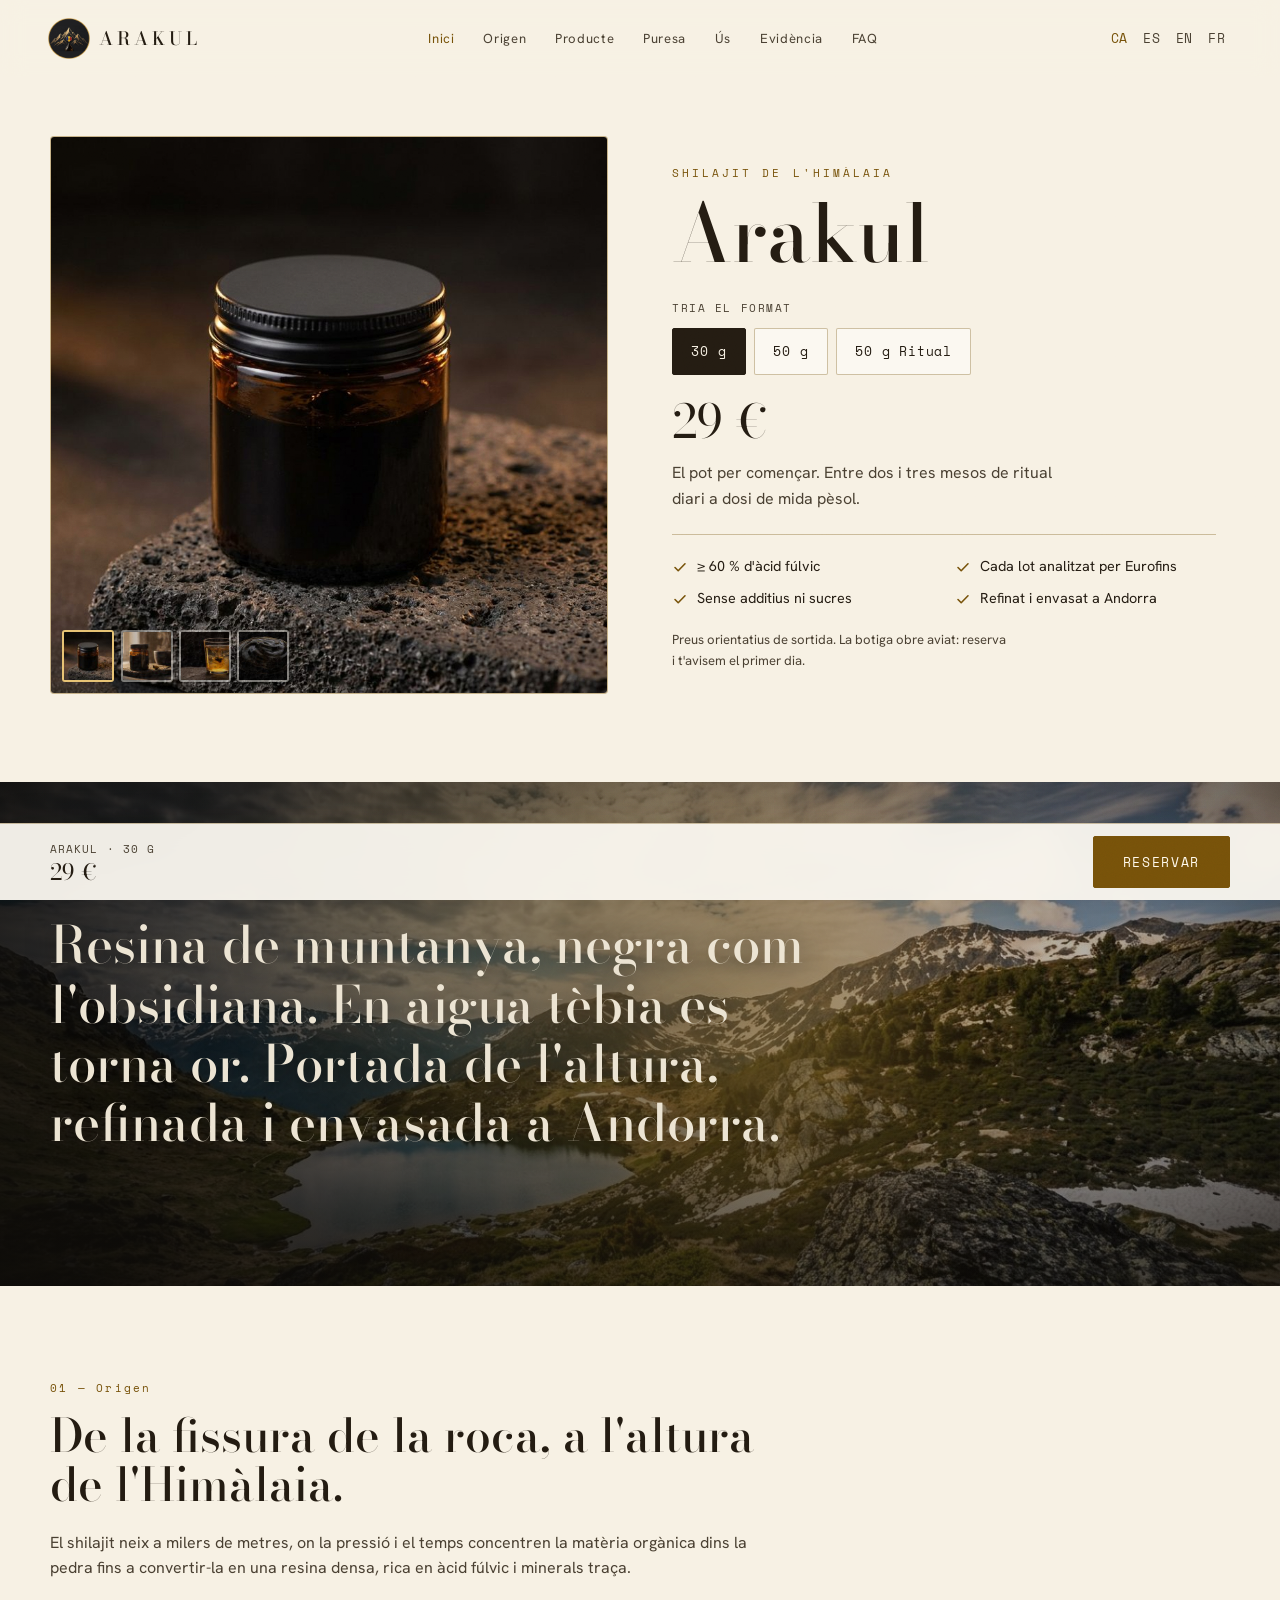
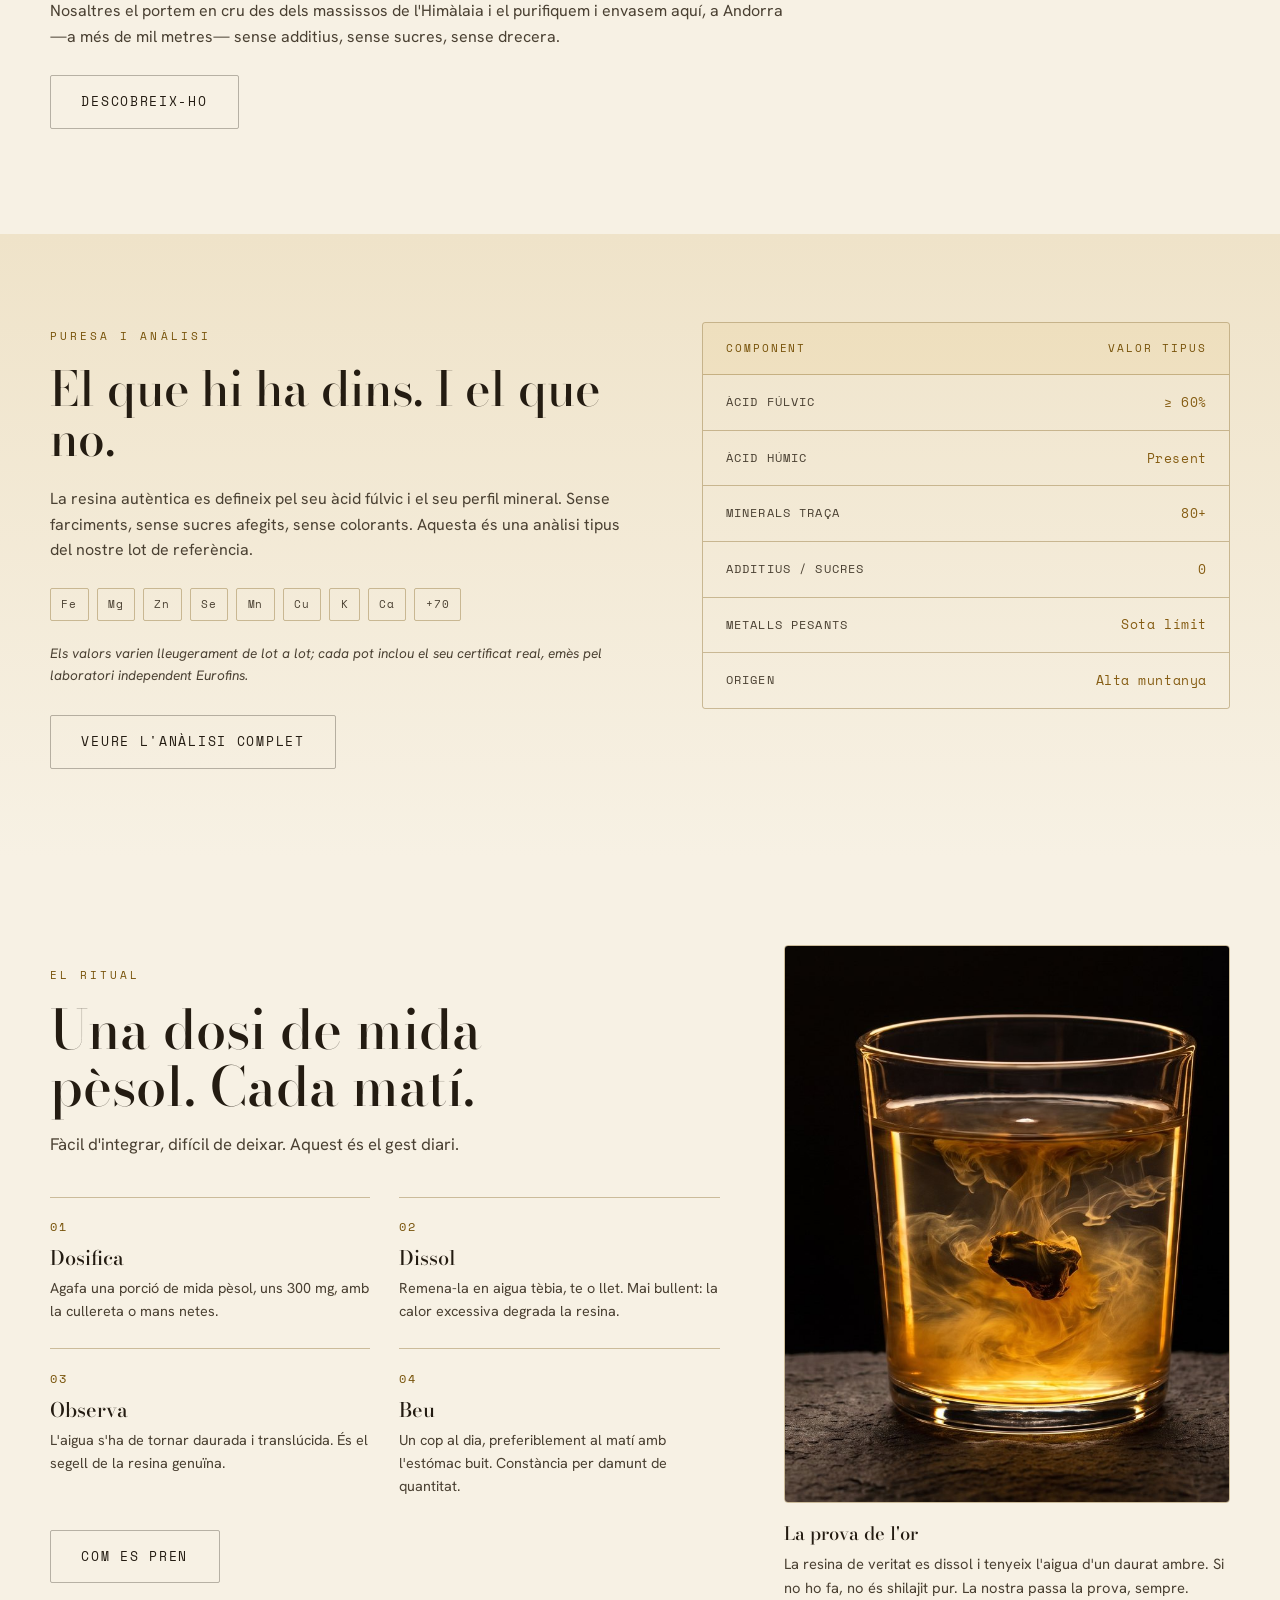
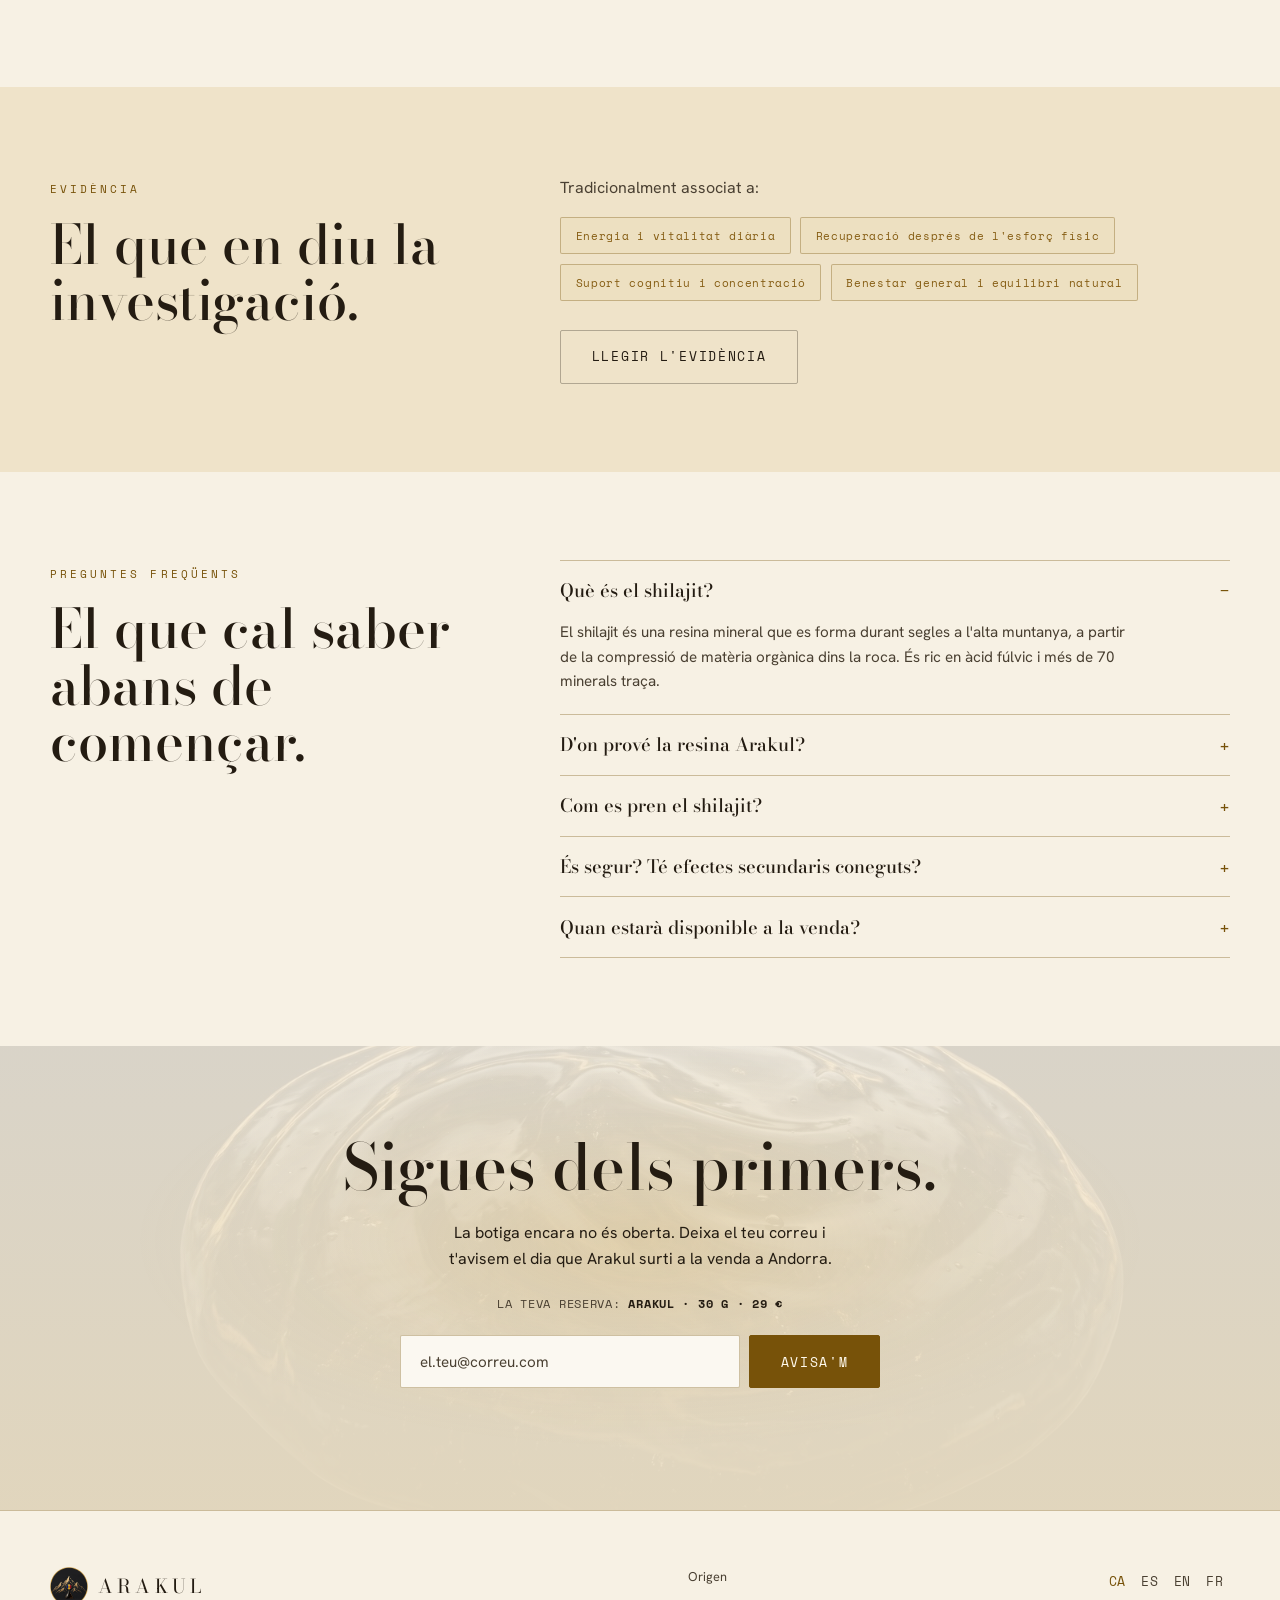
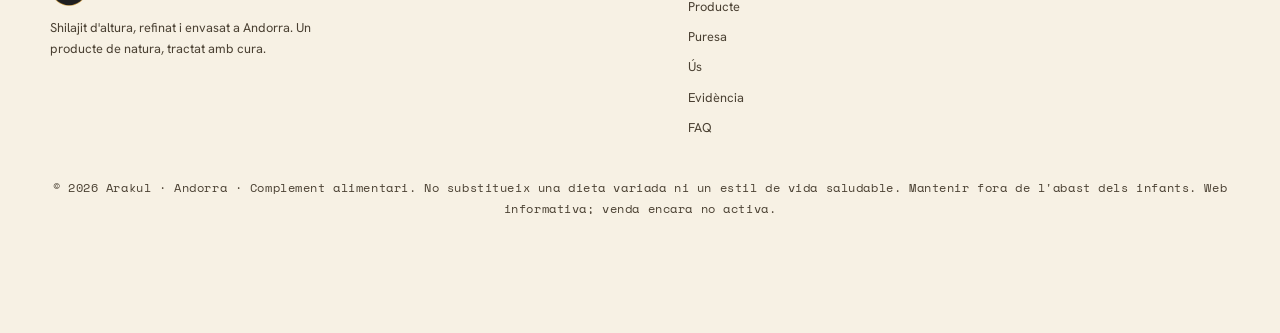
<file: index.html>
<!DOCTYPE html>
<html lang="ca">
<head>
<meta charset="UTF-8">
<meta name="viewport" content="width=device-width, initial-scale=1.0, maximum-scale=1.0, user-scalable=no">
<title>ARAKUL — Comprar Shilajit pur de l'Himàlaia, refinat a Andorra</title>
<link rel="icon" type="image/png" href="assets/logo-mark.png">
<meta name="description" content="Compra shilajit pur d'altura a Andorra: resina de l'Himàlaia, refinada i envasada localment. Ric en àcid fúlvic i +70 minerals traça, sense additius ni sucres.">
<meta name="robots" content="index, follow">
<meta name="theme-color" content="#0E0C09">
<link rel="canonical" href="https://aarakul.com/">
<meta property="og:type" content="website">
<meta property="og:site_name" content="Arakul">
<meta property="og:title" content="ARAKUL — Comprar shilajit pur de l'Himàlaia, refinat a Andorra">
<meta property="og:description" content="Compra shilajit pur d'altura a Andorra: resina de muntanya negra com l'obsidiana que en aigua tèbia es torna or. Ric en àcid fúlvic i +70 minerals traça, sense additius ni sucres.">
<meta property="og:image" content="https://aarakul.com/assets/brand-social.jpg">
<meta property="og:url" content="https://aarakul.com/">
<meta property="og:locale" content="ca_AD">
<meta name="twitter:card" content="summary_large_image">
<meta name="twitter:title" content="ARAKUL — Comprar shilajit pur de l'Himàlaia">
<meta name="twitter:description" content="Resina de muntanya, refinada i envasada a Andorra. Ric en àcid fúlvic i minerals traça, sense additius.">
<meta name="twitter:image" content="https://aarakul.com/assets/brand-social.jpg">
<script type="application/ld+json">
{
  "@context": "https://schema.org",
  "@type": "Organization",
  "name": "Arakul",
  "url": "https://aarakul.com/",
  "logo": "https://aarakul.com/assets/logo-mark.png",
  "description": "Marca de shilajit d'altura, refinat i envasat a Andorra, procedent de l'Himàlaia.",
  "areaServed": "AD",
  "sameAs": []
}
</script>
<link rel="preconnect" href="https://fonts.googleapis.com">
<link rel="preconnect" href="https://fonts.gstatic.com" crossorigin>
<link href="https://fonts.googleapis.com/css2?family=Bodoni+Moda:ital,opsz,wght@0,6..96,400;0,6..96,500;0,6..96,600;1,6..96,400&family=Hanken+Grotesk:wght@300;400;500;600&family=Space+Mono:wght@400;700&display=swap" rel="stylesheet">
<link rel="stylesheet" href="css/style.css">
</head>
<body>

<header id="hdr">
  <div class="brand"><img src="assets/logo-mark.png" alt="Arakul"> ARAKUL</div>
  <nav class="links">
    <a href="index.html" class="active" data-i="navHome">Inici</a>
    <a href="origen.html" data-i="nav1">Origen</a>
    <a href="producto.html" data-i="nav2">Producte</a>
    <a href="pureza.html" data-i="nav3">Puresa</a>
    <a href="uso.html" data-i="nav4">Ús</a>
    <a href="ciencia.html" data-i="navSci">Evidència</a>
    <a href="faq.html" data-i="nav5">FAQ</a>
  </nav>
  <div class="lang" id="lang">
    <button data-l="ca" class="active">CA</button>
    <button data-l="es">ES</button>
    <button data-l="en">EN</button>
    <button data-l="fr">FR</button>
  </div>
  <button class="navtoggle" id="navToggle" aria-label="Menú" aria-expanded="false">☰</button>
</header>

<!-- COMPRA -->
<section class="buy" id="comprar">
  <div class="wrap buy-grid">
    <div class="buy-vis">
      <img id="buyImg" src="assets/product-30g.jpg" alt="" data-alt-i="p1alt" fetchpriority="high">
      <div class="buy-thumbs">
        <button type="button" class="thumb active" data-src="assets/product-30g.jpg" data-alt="p1alt"><img src="assets/thumb-product-30g.jpg" alt="" data-alt-i="p1alt" width="128" height="128"></button>
        <button type="button" class="thumb" data-src="assets/product-lifestyle.jpg" data-alt="prodBannerAlt"><img src="assets/thumb-product-lifestyle.jpg" alt="" data-alt-i="prodBannerAlt" width="128" height="128"></button>
        <button type="button" class="thumb" data-src="assets/ritual-goldtest.jpg" data-alt="gtAlt"><img src="assets/thumb-ritual-goldtest.jpg" alt="" data-alt-i="gtAlt" width="128" height="128"></button>
        <button type="button" class="thumb" data-src="assets/resin-macro.jpg" data-alt="purBannerAlt"><img src="assets/thumb-resin-macro.jpg" alt="" data-alt-i="purBannerAlt" width="128" height="128"></button>
      </div>
    </div>
    <div class="buy-info">
      <span class="eyebrow" data-i="heroEy">Shilajit de l'Himàlaia</span>
      <h1 class="buy-title">Arakul</h1>
      <div class="buy-pick mono" data-i="buyPick">Tria el format</div>
      <div class="opts">
        <button type="button" class="opt active" aria-pressed="true" data-v="30g">30 g</button>
        <button type="button" class="opt" aria-pressed="false" data-v="50g">50 g</button>
        <button type="button" class="opt" aria-pressed="false" data-v="50g-ritual">50 g <span data-i="optRitual">Ritual</span></button>
      </div>
      <div class="buy-price" data-fmt="price">29 €</div>
      <p class="buy-desc" id="buyDesc" data-i="p1desc">El pot per començar. Entre dos i tres mesos de ritual diari a dosi de mida pèsol.</p>
      <ul class="buy-points">
        <li><svg viewBox="0 0 16 16" aria-hidden="true"><path d="M3 8.5l3.2 3.2L13 4.8" fill="none" stroke="currentColor" stroke-width="1.6" stroke-linecap="round" stroke-linejoin="round"/></svg><span data-i="pt1">≥ 60 % d'àcid fúlvic</span></li>
        <li><svg viewBox="0 0 16 16" aria-hidden="true"><path d="M3 8.5l3.2 3.2L13 4.8" fill="none" stroke="currentColor" stroke-width="1.6" stroke-linecap="round" stroke-linejoin="round"/></svg><span data-i="pt2">Cada lot analitzat per Eurofins</span></li>
        <li><svg viewBox="0 0 16 16" aria-hidden="true"><path d="M3 8.5l3.2 3.2L13 4.8" fill="none" stroke="currentColor" stroke-width="1.6" stroke-linecap="round" stroke-linejoin="round"/></svg><span data-i="pt3">Sense additius ni sucres</span></li>
        <li><svg viewBox="0 0 16 16" aria-hidden="true"><path d="M3 8.5l3.2 3.2L13 4.8" fill="none" stroke="currentColor" stroke-width="1.6" stroke-linecap="round" stroke-linejoin="round"/></svg><span data-i="pt4">Refinat i envasat a Andorra</span></li>
      </ul>
      <p class="buy-note" data-i="buyNote">Preus orientatius de sortida. La botiga obre aviat: reserva i t'avisem el primer dia.</p>
    </div>
  </div>
</section>

<!-- MARCA -->
<section class="hero" style="background-image:url('assets/hero-andorra-enhanced.jpg')">
  <div class="bloom"></div>
  <div class="hero-vignette"></div>
  <div class="hero-content">
    <h2 class="hero-statement" data-i="heroTag">Resina de muntanya, negra com l'obsidiana. En aigua tèbia es torna or. Portada de l'altura, refinada i envasada a Andorra.</h2>
  </div>
</section>

<!-- ORIGEN (teaser) -->
<section id="origen">
  <div class="wrap">
    <div class="split">
      <div class="reveal">
        <span class="num">01 — <span data-i="o1eyebrow">Origen</span></span>
        <h2 data-i="o1title">De la fissura de la roca, a l'altura de l'Himàlaia.</h2>
        <p data-i="o1p1">El shilajit neix a milers de metres, on la pressió i el temps concentren la matèria orgànica dins la pedra fins a convertir-la en una resina densa, rica en àcid fúlvic i minerals traça.</p>
        <p data-i="o1p2">Nosaltres el portem en cru des dels massissos de l'Himàlaia i el purifiquem i envasem aquí, a Andorra —a més de mil metres— sense additius, sense sucres, sense drecera.</p>
        <p style="margin-top:1.6rem"><a href="origen.html" class="btn btn-ghost" data-i="seeMore">Descobreix-ho</a></p>
      </div>
    </div>
  </div>
</section>

<!-- PURESA (preview) -->
<section id="puresa-preview" class="lab">
  <div class="wrap">
    <div class="lab-grid">
      <div class="reveal">
        <span class="eyebrow" data-i="lEy">Puresa i anàlisi</span>
        <h2 style="font-size:clamp(1.9rem,4.5vw,3rem);margin:1rem 0 1.4rem" data-i="lTitle">El que hi ha dins. I el que no.</h2>
        <p style="color:var(--stone);margin-bottom:1.2rem" data-i="lp1">La resina autèntica es defineix pel seu àcid fúlvic i el seu perfil mineral. Sense farciments, sense sucres afegits, sense colorants. Aquesta és una anàlisi tipus del nostre lot de referència.</p>
        <div class="minerals">
          <span>Fe</span><span>Mg</span><span>Zn</span><span>Se</span><span>Mn</span><span>Cu</span><span>K</span><span>Ca</span><span>+70</span>
        </div>
        <p class="labnote" data-i="lnote">Els valors varien lleugerament de lot a lot; cada pot inclou el seu certificat real, emès pel laboratori independent Eurofins.</p>
        <p style="margin-top:1.8rem"><a href="pureza.html" class="btn btn-ghost" data-i="seeLab">Veure l'anàlisi complet</a></p>
      </div>
      <div class="analysis reveal">
        <div class="row head"><span data-i="lrh1">Component</span><span data-i="lrh2">Valor tipus</span></div>
        <div class="row"><span class="k" data-i="lr1">Àcid fúlvic</span><span class="v">≥ 60%</span></div>
        <div class="row"><span class="k" data-i="lr2">Àcid húmic</span><span class="v" data-i="lr2v">Present</span></div>
        <div class="row"><span class="k" data-i="lr3">Minerals traça</span><span class="v">80+</span></div>
        <div class="row"><span class="k" data-i="lr4">Additius / sucres</span><span class="v" data-i="lr4v">0</span></div>
        <div class="row"><span class="k" data-i="lr5">Metalls pesants</span><span class="v" data-i="lr5v">Sota límit</span></div>
        <div class="row"><span class="k" data-i="lr6">Origen</span><span class="v" data-i="lr6v">Alta muntanya</span></div>
      </div>
    </div>
  </div>
</section>

<!-- US / RITUAL (preview) -->
<section id="us-preview">
  <div class="wrap ritual-home">
    <div>
      <div class="head reveal">
        <span class="eyebrow" data-i="rEy">El ritual</span>
        <h2 data-i="rTitle">Una dosi de mida pèsol. Cada matí.</h2>
        <p data-i="rSub">Fàcil d'integrar, difícil de deixar. Aquest és el gest diari.</p>
      </div>
      <div class="ritual-grid">
        <div class="step reveal"><div class="n">01</div><h3 data-i="s1t">Dosifica</h3><p data-i="s1p">Agafa una porció de mida pèsol, uns 300 mg, amb la cullereta o mans netes.</p></div>
        <div class="step reveal"><div class="n">02</div><h3 data-i="s2t">Dissol</h3><p data-i="s2p">Remena-la en aigua tèbia, te o llet. Mai bullent: la calor excessiva degrada la resina.</p></div>
        <div class="step reveal"><div class="n">03</div><h3 data-i="s3t">Observa</h3><p data-i="s3p">L'aigua s'ha de tornar daurada i translúcida. És el segell de la resina genuïna.</p></div>
        <div class="step reveal"><div class="n">04</div><h3 data-i="s4t">Beu</h3><p data-i="s4p">Un cop al dia, preferiblement al matí amb l'estómac buit. Constància per damunt de quantitat.</p></div>
      </div>
      <p style="margin-top:2rem"><a href="uso.html" class="btn btn-ghost" data-i="seeRit">Com es pren</a></p>
    </div>
    <figure class="ritual-fig reveal">
      <img src="assets/ritual-goldtest.jpg" alt="" data-alt-i="gtAlt" loading="lazy" width="1600" height="893">
      <figcaption><strong data-i="gtT">La prova de l'or</strong><span data-i="gtP">La resina de veritat es dissol i tenyeix l'aigua d'un daurat ambre. Si no ho fa, no és shilajit pur. La nostra passa la prova, sempre.</span></figcaption>
    </figure>
  </div>
</section>

<!-- EVIDENCIA (preview) -->
<section id="ciencia-preview" class="tint">
  <div class="wrap duo">
    <div class="head reveal">
      <span class="eyebrow" data-i="sEy">Evidència</span>
      <h2 data-i="sTitle">El que en diu la investigació.</h2>
    </div>
    <div class="reveal">
      <p class="duo-lead" data-i="sUsesIntro">Tradicionalment associat a:</p>
      <div class="sci-uses">
        <span data-i="sUse1">Energia i vitalitat diària</span>
        <span data-i="sUse2">Recuperació després de l'esforç físic</span>
        <span data-i="sUse3">Suport cognitiu i concentració</span>
        <span data-i="sUse4">Benestar general i equilibri natural</span>
      </div>
      <p><a href="ciencia.html" class="btn btn-ghost" data-i="seeSci">Llegir l'evidència</a></p>
    </div>
  </div>
</section>

<!-- FAQ (preview) -->
<section id="faq-preview">
  <div class="wrap duo">
    <div class="head reveal">
      <span class="eyebrow" data-i="fEy">Preguntes freqüents</span>
      <h2 data-i="fTitle">El que cal saber abans de començar.</h2>
    </div>
    <div class="faq-acc reveal">
      <details open><summary data-i="fq1">Què és el shilajit?</summary><p data-i="fa1">El shilajit és una resina mineral que es forma durant segles a l'alta muntanya, a partir de la compressió de matèria orgànica dins la roca. És ric en àcid fúlvic i més de 70 minerals traça.</p></details>
      <details><summary data-i="fq2">D'on prové la resina Arakul?</summary><p data-i="fa2">La resina es recull en cru als massissos de l'Himàlaia i es purifica i envasa a Andorra, a més de 1.000 metres d'altitud, sense additius ni sucres.</p></details>
      <details><summary data-i="fq3">Com es pren el shilajit?</summary><p data-i="fa3">Es dissol una dosi de mida pèsol (uns 300 mg) en aigua tèbia, te o llet, un cop al dia, preferiblement al matí amb l'estómac buit.</p></details>
      <details><summary data-i="fq4">És segur? Té efectes secundaris coneguts?</summary><p data-i="fa4">Cada lot s'analitza al laboratori independent Eurofins per confirmar que els metalls pesants estan sota el límit i que no conté additius. Consulta un professional sanitari si estàs embarassada, en tractament mèdic o tens una condició de salut prèvia.</p></details>
      <details><summary data-i="fq5">Quan estarà disponible a la venda?</summary><p data-i="fa5">Arakul encara no ven en línia. Apuntant-te a la llista d'espera rebràs un avís per correu el dia que la botiga obri a Andorra.</p></details>
    </div>
  </div>
</section>

<!-- WAITLIST -->
<section id="llista" class="wl">
  <div class="wrap">
    <h2 class="reveal" data-i="wlTitle">Sigues dels primers.</h2>
    <p class="reveal" data-i="wlSub">La botiga encara no és oberta. Deixa el teu correu i t'avisem el dia que Arakul surti a la venda a Andorra.</p>
    <div class="wl-form reveal">
      <input type="email" id="wlEmail" placeholder="el.teu@correu.com" data-ph="wlPh">
      <button class="btn btn-gold" id="wlBtn" data-i="wlBtn">Avisa'm</button>
    </div>
    <div class="wl-msg" id="wlMsg"></div>
  </div>
</section>

<footer>
  <div class="foot-grid">
    <div>
      <div class="foot-brand" style="display:flex;align-items:center;gap:.6rem"><img src="assets/logo-mark.png" alt="Arakul" style="width:2.4rem;height:2.4rem"> ARAKUL</div>
      <p class="foot-note" data-i="fNote">Shilajit d'altura, refinat i envasat a Andorra. Un producte de natura, tractat amb cura.</p>
    </div>
    <nav class="foot-nav">
      <a href="origen.html" data-i="nav1">Origen</a>
      <a href="producto.html" data-i="nav2">Producte</a>
      <a href="pureza.html" data-i="nav3">Puresa</a>
      <a href="uso.html" data-i="nav4">Ús</a>
      <a href="ciencia.html" data-i="navSci">Evidència</a>
      <a href="faq.html" data-i="nav5">FAQ</a>
    </nav>
    <div class="lang" style="align-self:flex-start">
      <button data-l="ca" class="active">CA</button>
      <button data-l="es">ES</button>
      <button data-l="en">EN</button>
      <button data-l="fr">FR</button>
    </div>
  </div>
  <p class="foot-legal" data-i="fLegal">© 2026 Arakul · Andorra · Complement alimentari. No substitueix una dieta variada ni un estil de vida saludable. Mantenir fora de l'abast dels infants. Web informativa; venda encara no activa.</p>
</footer>

<script src="js/i18n.js"></script>
<script src="js/main.js"></script>
</body>
</html>
</file>
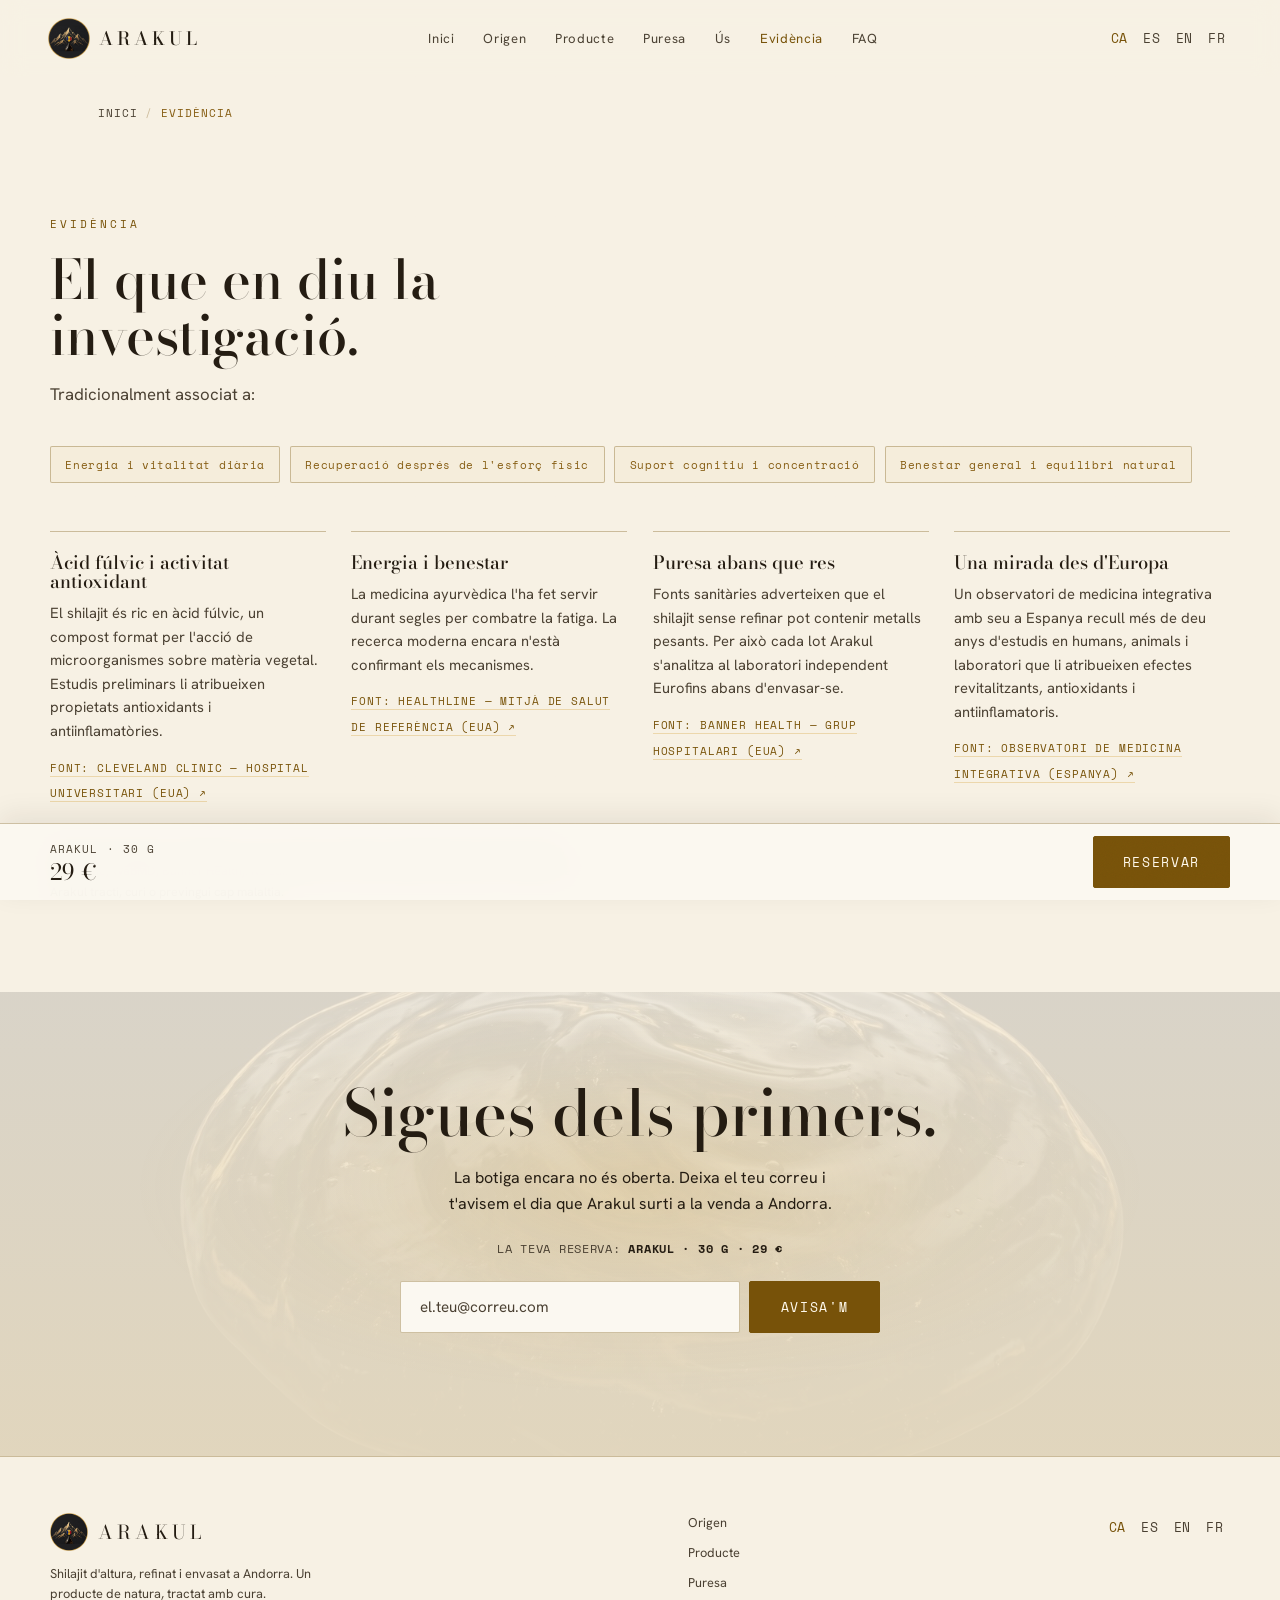
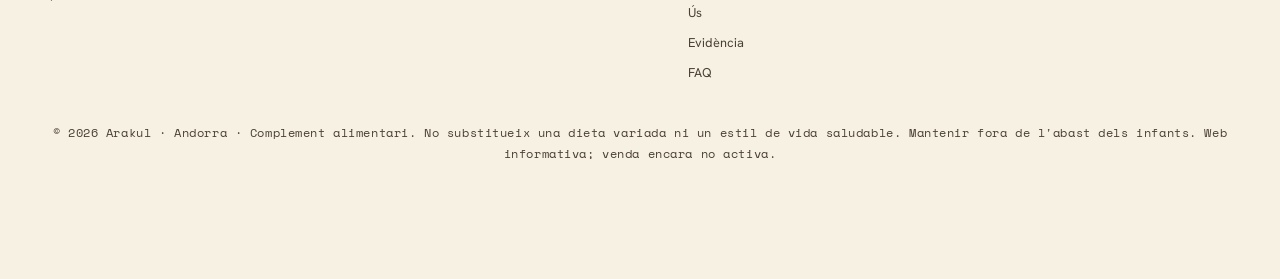
<file: ciencia.html>
<!DOCTYPE html>
<html lang="ca">
<head>
<meta charset="UTF-8">
<meta name="viewport" content="width=device-width, initial-scale=1.0, maximum-scale=1.0, user-scalable=no">
<title>El que en diu la investigació — Evidència sobre el shilajit</title>
<link rel="icon" type="image/png" href="assets/logo-mark.png">
<meta name="description" content="Àcid fúlvic i activitat antioxidant, energia i benestar, puresa i metalls pesants: el que diuen fonts sanitàries independents sobre el shilajit.">
<meta name="robots" content="index, follow">
<meta name="theme-color" content="#0E0C09">
<link rel="canonical" href="https://aarakul.com/ciencia.html">
<meta property="og:type" content="website">
<meta property="og:site_name" content="Arakul">
<meta property="og:title" content="El que en diu la investigació — Arakul">
<meta property="og:description" content="Àcid fúlvic i activitat antioxidant, energia i benestar, puresa i metalls pesants: el que diuen fonts sanitàries independents sobre el shilajit.">
<meta property="og:url" content="https://aarakul.com/ciencia.html">
<meta property="og:locale" content="ca_AD">
<meta property="og:image" content="https://aarakul.com/assets/brand-social.jpg">
<meta name="twitter:card" content="summary_large_image">
<meta name="twitter:image" content="https://aarakul.com/assets/brand-social.jpg">
<link rel="preconnect" href="https://fonts.googleapis.com">
<link rel="preconnect" href="https://fonts.gstatic.com" crossorigin>
<link href="https://fonts.googleapis.com/css2?family=Bodoni+Moda:ital,opsz,wght@0,6..96,400;0,6..96,500;0,6..96,600;1,6..96,400&family=Hanken+Grotesk:wght@300;400;500;600&family=Space+Mono:wght@400;700&display=swap" rel="stylesheet">
<link rel="stylesheet" href="css/style.css">
</head>
<body>

<header id="hdr">
  <div class="brand"><img src="assets/logo-mark.png" alt="Arakul"> ARAKUL</div>
  <nav class="links">
    <a href="index.html" data-i="navHome">Inici</a>
    <a href="origen.html" data-i="nav1">Origen</a>
    <a href="producto.html" data-i="nav2">Producte</a>
    <a href="pureza.html" data-i="nav3">Puresa</a>
    <a href="uso.html" data-i="nav4">Ús</a>
    <a href="ciencia.html" class="active" data-i="navSci">Evidència</a>
    <a href="faq.html" data-i="nav5">FAQ</a>
  </nav>
  <div class="lang" id="lang">
    <button data-l="ca" class="active">CA</button>
    <button data-l="es">ES</button>
    <button data-l="en">EN</button>
    <button data-l="fr">FR</button>
  </div>
  <button class="navtoggle" id="navToggle" aria-label="Menú" aria-expanded="false">☰</button>
</header>

<div class="crumb"><div class="wrap"><a href="index.html" data-i="crumbHome">Inici</a><span class="sep">/</span><span class="here" data-i="navSci">Evidència</span></div></div>

<!-- SCIENCE -->
<section id="ciencia">
  <div class="wrap">
    <div class="head reveal">
      <span class="eyebrow" data-i="sEy">Evidència</span>
      <h2 data-i="sTitle">El que en diu la investigació.</h2>
      <p data-i="sUsesIntro">Tradicionalment associat a:</p>
    </div>
    <div class="sci-uses reveal">
      <span data-i="sUse1">Energia i vitalitat diària</span>
      <span data-i="sUse2">Recuperació després de l'esforç físic</span>
      <span data-i="sUse3">Suport cognitiu i concentració</span>
      <span data-i="sUse4">Benestar general i equilibri natural</span>
    </div>
    <div class="science-grid reveal">
      <div class="sci-card"><h3 data-i="sc1t">Àcid fúlvic i activitat antioxidant</h3><p data-i="sc1p">El shilajit és ric en àcid fúlvic, un compost format per l'acció de microorganismes sobre matèria vegetal. Estudis preliminars li atribueixen propietats antioxidants i antiinflamatòries.</p><a class="src" data-i="sc1s" href="https://health.clevelandclinic.org/shilajit-benefits" target="_blank" rel="noopener noreferrer">Font: Cleveland Clinic ↗</a></div>
      <div class="sci-card"><h3 data-i="sc2t">Energia i benestar</h3><p data-i="sc2p">La medicina ayurvèdica l'ha fet servir durant segles per combatre la fatiga. La recerca moderna encara n'està confirmant els mecanismes.</p><a class="src" data-i="sc2s" href="https://www.healthline.com/health/shilajit" target="_blank" rel="noopener noreferrer">Font: Healthline ↗</a></div>
      <div class="sci-card"><h3 data-i="sc3t">Puresa abans que res</h3><p data-i="sc3p">Fonts sanitàries adverteixen que el shilajit sense refinar pot contenir metalls pesants. Per això cada lot Arakul s'analitza al laboratori independent Eurofins abans d'envasar-se.</p><a class="src" data-i="sc3s" href="https://www.bannerhealth.com/healthcareblog/advise-me/the-risks-benefits-and-safe-use-of-shilajit" target="_blank" rel="noopener noreferrer">Font: Banner Health ↗</a></div>
      <div class="sci-card"><h3 data-i="sc4t">Una mirada des d'Europa</h3><p data-i="sc4p">Un observatori de medicina integrativa amb seu a Espanya recull més de deu anys d'estudis en humans, animals i laboratori que li atribueixen efectes revitalitzants, antioxidants i antiinflamatoris.</p><a class="src" data-i="sc4s" href="https://www.observatoriomedicinaintegrativa.org/terapias/beneficios-energeticos-y-de-salud-de-shilajit/" target="_blank" rel="noopener noreferrer">Font: Observatori de Medicina Integrativa (Espanya) ↗</a></div>
    </div>
    <p class="sci-disclaimer" data-i="sciDisc">Aquesta informació és divulgativa i prové de fonts sanitàries independents (Cleveland Clinic, Healthline, WebMD, Banner Health). No substitueix el consell mèdic professional ni implica que Arakul tracti, curi o previngui cap malaltia.</p>
  </div>
</section>

<!-- WAITLIST -->
<section id="llista" class="wl">
  <div class="wrap">
    <h2 class="reveal" data-i="wlTitle">Sigues dels primers.</h2>
    <p class="reveal" data-i="wlSub">La botiga encara no és oberta. Deixa el teu correu i t'avisem el dia que Arakul surti a la venda a Andorra.</p>
    <div class="wl-form reveal">
      <input type="email" id="wlEmail" placeholder="el.teu@correu.com" data-ph="wlPh">
      <button class="btn btn-gold" id="wlBtn" data-i="wlBtn">Avisa'm</button>
    </div>
    <div class="wl-msg" id="wlMsg"></div>
  </div>
</section>

<footer>
  <div class="foot-grid">
    <div>
      <div class="foot-brand" style="display:flex;align-items:center;gap:.6rem"><img src="assets/logo-mark.png" alt="Arakul" style="width:2.4rem;height:2.4rem"> ARAKUL</div>
      <p class="foot-note" data-i="fNote">Shilajit d'altura, refinat i envasat a Andorra. Un producte de natura, tractat amb cura.</p>
    </div>
    <nav class="foot-nav">
      <a href="origen.html" data-i="nav1">Origen</a>
      <a href="producto.html" data-i="nav2">Producte</a>
      <a href="pureza.html" data-i="nav3">Puresa</a>
      <a href="uso.html" data-i="nav4">Ús</a>
      <a href="ciencia.html" data-i="navSci">Evidència</a>
      <a href="faq.html" data-i="nav5">FAQ</a>
    </nav>
    <div class="lang" style="align-self:flex-start">
      <button data-l="ca" class="active">CA</button>
      <button data-l="es">ES</button>
      <button data-l="en">EN</button>
      <button data-l="fr">FR</button>
    </div>
  </div>
  <p class="foot-legal" data-i="fLegal">© 2026 Arakul · Andorra · Complement alimentari. No substitueix una dieta variada ni un estil de vida saludable. Mantenir fora de l'abast dels infants. Web informativa; venda encara no activa.</p>
</footer>

<script src="js/i18n.js"></script>
<script src="js/main.js"></script>
</body>
</html>
</file>
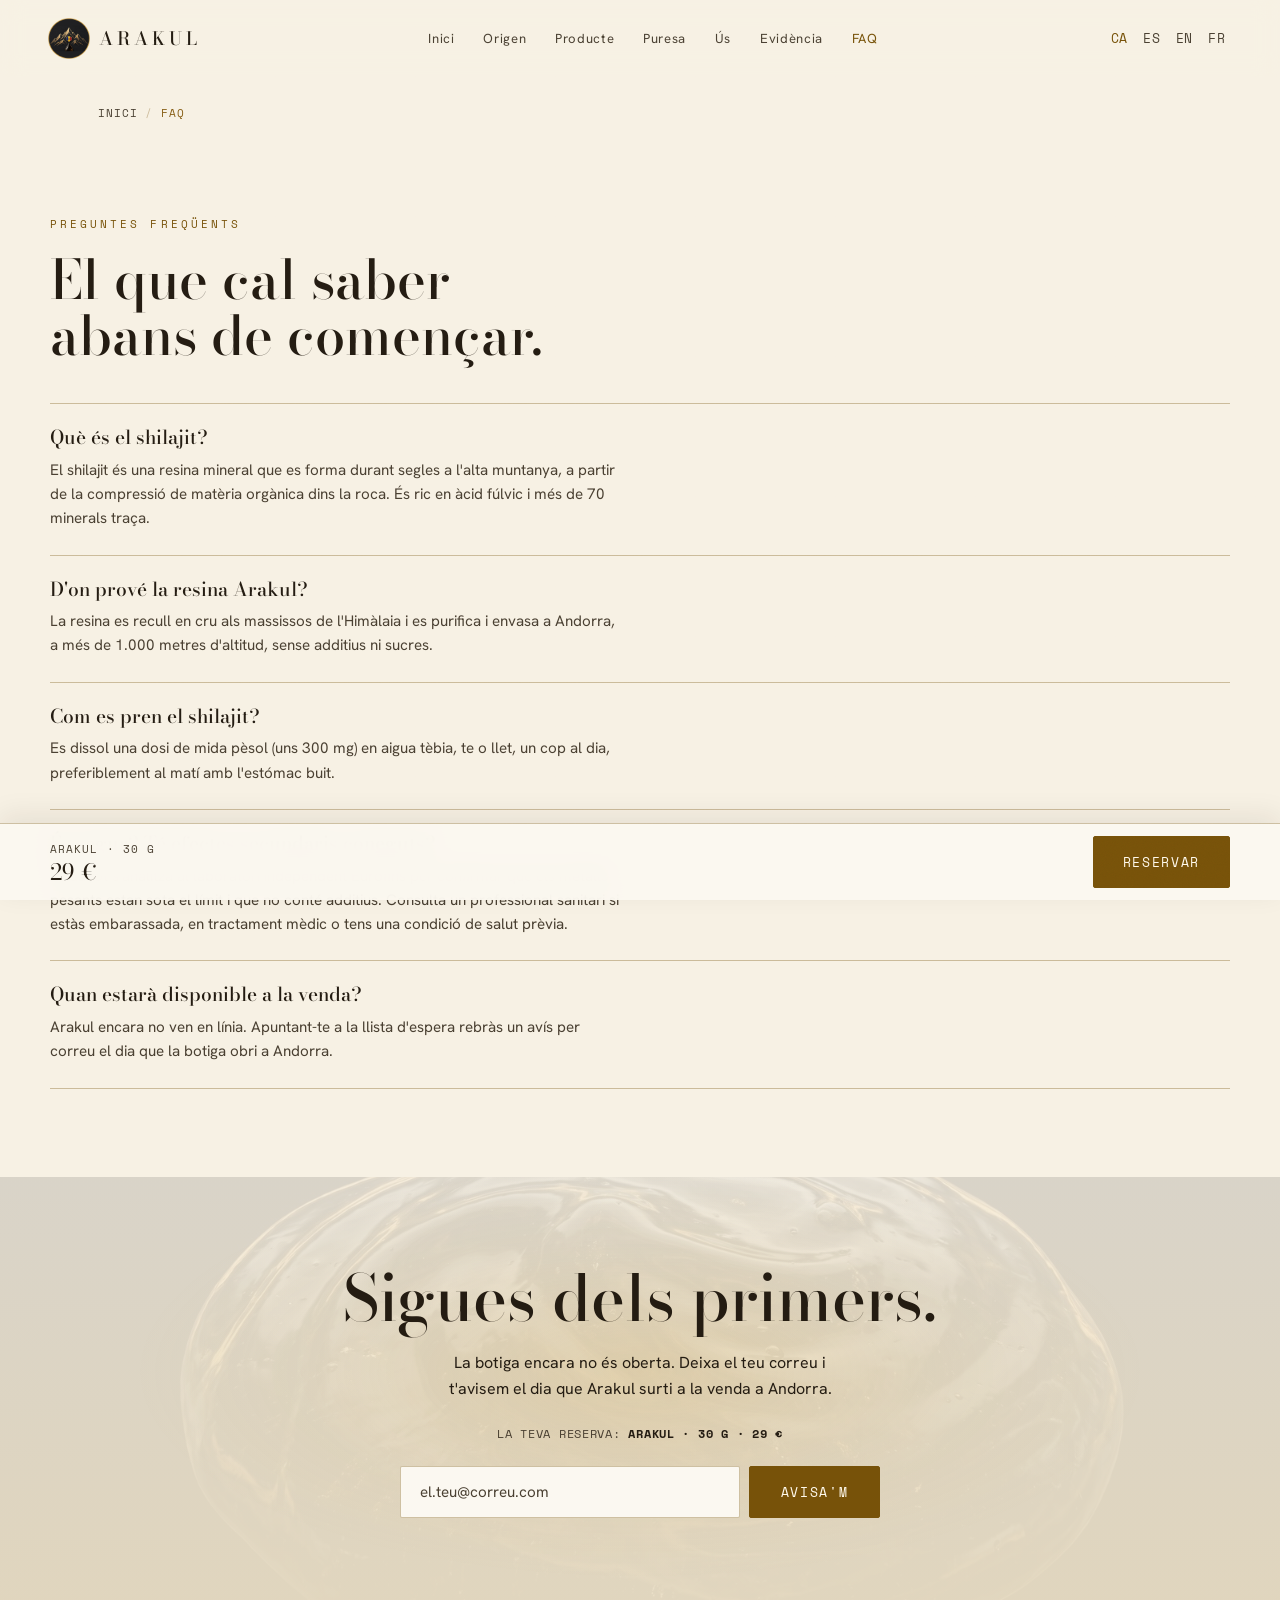
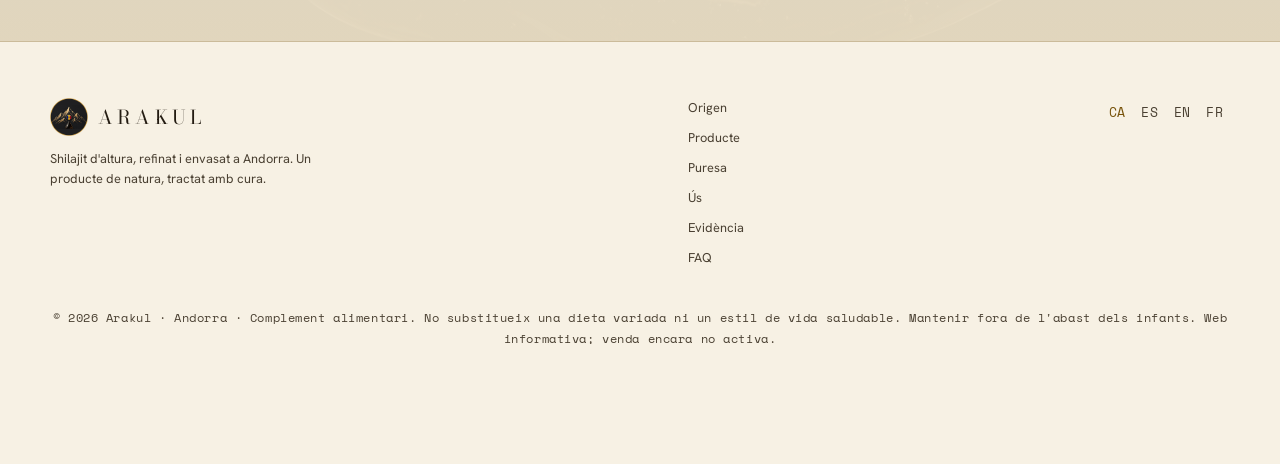
<file: faq.html>
<!DOCTYPE html>
<html lang="ca">
<head>
<meta charset="UTF-8">
<meta name="viewport" content="width=device-width, initial-scale=1.0, maximum-scale=1.0, user-scalable=no">
<title>Preguntes freqüents — Arakul</title>
<link rel="icon" type="image/png" href="assets/logo-mark.png">
<meta name="description" content="Què és el shilajit, d'on ve, com es pren, si és segur i quan estarà disponible a la venda a Andorra. Totes les preguntes freqüents sobre Arakul.">
<meta name="robots" content="index, follow">
<meta name="theme-color" content="#0E0C09">
<link rel="canonical" href="https://aarakul.com/faq.html">
<meta property="og:type" content="website">
<meta property="og:site_name" content="Arakul">
<meta property="og:title" content="Preguntes freqüents — Arakul">
<meta property="og:description" content="Què és el shilajit, d'on ve, com es pren, si és segur i quan estarà disponible a la venda a Andorra.">
<meta property="og:url" content="https://aarakul.com/faq.html">
<meta property="og:locale" content="ca_AD">
<meta property="og:image" content="https://aarakul.com/assets/brand-social.jpg">
<meta name="twitter:card" content="summary_large_image">
<meta name="twitter:image" content="https://aarakul.com/assets/brand-social.jpg">
<script type="application/ld+json">
{
  "@context": "https://schema.org",
  "@type": "FAQPage",
  "mainEntity": [
    {"@type": "Question", "name": "Què és el shilajit?", "acceptedAnswer": {"@type": "Answer", "text": "El shilajit és una resina mineral que es forma durant segles a l'alta muntanya, a partir de la compressió de matèria orgànica dins la roca. És ric en àcid fúlvic i més de 70 minerals traça."}},
    {"@type": "Question", "name": "D'on prové la resina Arakul?", "acceptedAnswer": {"@type": "Answer", "text": "La resina es recull en cru als massissos de l'Himàlaia i es purifica i envasa a Andorra, a més de 1.000 metres d'altitud, sense additius ni sucres."}},
    {"@type": "Question", "name": "Com es pren el shilajit?", "acceptedAnswer": {"@type": "Answer", "text": "Es dissol una dosi de mida pèsol (uns 300 mg) en aigua tèbia, te o llet, un cop al dia, preferiblement al matí amb l'estómac buit."}},
    {"@type": "Question", "name": "És segur? Té efectes secundaris coneguts?", "acceptedAnswer": {"@type": "Answer", "text": "Cada lot s'analitza al laboratori independent Eurofins per confirmar que els metalls pesants estan sota el límit i que no conté additius. Com amb qualsevol complement, consulta un professional sanitari si estàs embarassada, en tractament mèdic o tens una condició de salut prèvia."}},
    {"@type": "Question", "name": "Quan estarà disponible a la venda?", "acceptedAnswer": {"@type": "Answer", "text": "Arakul encara no ven en línia. Apuntant-te a la llista d'espera rebràs un avís per correu el dia que la botiga obri a Andorra."}}
  ]
}
</script>
<link rel="preconnect" href="https://fonts.googleapis.com">
<link rel="preconnect" href="https://fonts.gstatic.com" crossorigin>
<link href="https://fonts.googleapis.com/css2?family=Bodoni+Moda:ital,opsz,wght@0,6..96,400;0,6..96,500;0,6..96,600;1,6..96,400&family=Hanken+Grotesk:wght@300;400;500;600&family=Space+Mono:wght@400;700&display=swap" rel="stylesheet">
<link rel="stylesheet" href="css/style.css">
</head>
<body>

<header id="hdr">
  <div class="brand"><img src="assets/logo-mark.png" alt="Arakul"> ARAKUL</div>
  <nav class="links">
    <a href="index.html" data-i="navHome">Inici</a>
    <a href="origen.html" data-i="nav1">Origen</a>
    <a href="producto.html" data-i="nav2">Producte</a>
    <a href="pureza.html" data-i="nav3">Puresa</a>
    <a href="uso.html" data-i="nav4">Ús</a>
    <a href="ciencia.html" data-i="navSci">Evidència</a>
    <a href="faq.html" class="active" data-i="nav5">FAQ</a>
  </nav>
  <div class="lang" id="lang">
    <button data-l="ca" class="active">CA</button>
    <button data-l="es">ES</button>
    <button data-l="en">EN</button>
    <button data-l="fr">FR</button>
  </div>
  <button class="navtoggle" id="navToggle" aria-label="Menú" aria-expanded="false">☰</button>
</header>

<div class="crumb"><div class="wrap"><a href="index.html" data-i="crumbHome">Inici</a><span class="sep">/</span><span class="here" data-i="nav5">FAQ</span></div></div>

<!-- FAQ -->
<section id="faq">
  <div class="wrap">
    <div class="head reveal">
      <span class="eyebrow" data-i="fEy">Preguntes freqüents</span>
      <h2 data-i="fTitle">El que cal saber abans de començar.</h2>
    </div>
    <div class="faq-list reveal">
      <div class="faq-item"><h3 data-i="fq1">Què és el shilajit?</h3><p data-i="fa1">El shilajit és una resina mineral que es forma durant segles a l'alta muntanya, a partir de la compressió de matèria orgànica dins la roca. És ric en àcid fúlvic i més de 70 minerals traça.</p></div>
      <div class="faq-item"><h3 data-i="fq2">D'on prové la resina Arakul?</h3><p data-i="fa2">La resina es recull en cru als massissos de l'Himàlaia i es purifica i envasa a Andorra, a més de 1.000 metres d'altitud, sense additius ni sucres.</p></div>
      <div class="faq-item"><h3 data-i="fq3">Com es pren el shilajit?</h3><p data-i="fa3">Es dissol una dosi de mida pèsol (uns 300 mg) en aigua tèbia, te o llet, un cop al dia, preferiblement al matí amb l'estómac buit.</p></div>
      <div class="faq-item"><h3 data-i="fq4">És segur? Té efectes secundaris coneguts?</h3><p data-i="fa4">Cada lot s'analitza al laboratori independent Eurofins per confirmar que els metalls pesants estan sota el límit i que no conté additius. Consulta un professional sanitari si estàs embarassada, en tractament mèdic o tens una condició de salut prèvia.</p></div>
      <div class="faq-item"><h3 data-i="fq5">Quan estarà disponible a la venda?</h3><p data-i="fa5">Arakul encara no ven en línia. Apuntant-te a la llista d'espera rebràs un avís per correu el dia que la botiga obri a Andorra.</p></div>
    </div>
  </div>
</section>

<!-- WAITLIST -->
<section id="llista" class="wl">
  <div class="wrap">
    <h2 class="reveal" data-i="wlTitle">Sigues dels primers.</h2>
    <p class="reveal" data-i="wlSub">La botiga encara no és oberta. Deixa el teu correu i t'avisem el dia que Arakul surti a la venda a Andorra.</p>
    <div class="wl-form reveal">
      <input type="email" id="wlEmail" placeholder="el.teu@correu.com" data-ph="wlPh">
      <button class="btn btn-gold" id="wlBtn" data-i="wlBtn">Avisa'm</button>
    </div>
    <div class="wl-msg" id="wlMsg"></div>
  </div>
</section>

<footer>
  <div class="foot-grid">
    <div>
      <div class="foot-brand" style="display:flex;align-items:center;gap:.6rem"><img src="assets/logo-mark.png" alt="Arakul" style="width:2.4rem;height:2.4rem"> ARAKUL</div>
      <p class="foot-note" data-i="fNote">Shilajit d'altura, refinat i envasat a Andorra. Un producte de natura, tractat amb cura.</p>
    </div>
    <nav class="foot-nav">
      <a href="origen.html" data-i="nav1">Origen</a>
      <a href="producto.html" data-i="nav2">Producte</a>
      <a href="pureza.html" data-i="nav3">Puresa</a>
      <a href="uso.html" data-i="nav4">Ús</a>
      <a href="ciencia.html" data-i="navSci">Evidència</a>
      <a href="faq.html" data-i="nav5">FAQ</a>
    </nav>
    <div class="lang" style="align-self:flex-start">
      <button data-l="ca" class="active">CA</button>
      <button data-l="es">ES</button>
      <button data-l="en">EN</button>
      <button data-l="fr">FR</button>
    </div>
  </div>
  <p class="foot-legal" data-i="fLegal">© 2026 Arakul · Andorra · Complement alimentari. No substitueix una dieta variada ni un estil de vida saludable. Mantenir fora de l'abast dels infants. Web informativa; venda encara no activa.</p>
</footer>

<script src="js/i18n.js"></script>
<script src="js/main.js"></script>
</body>
</html>
</file>
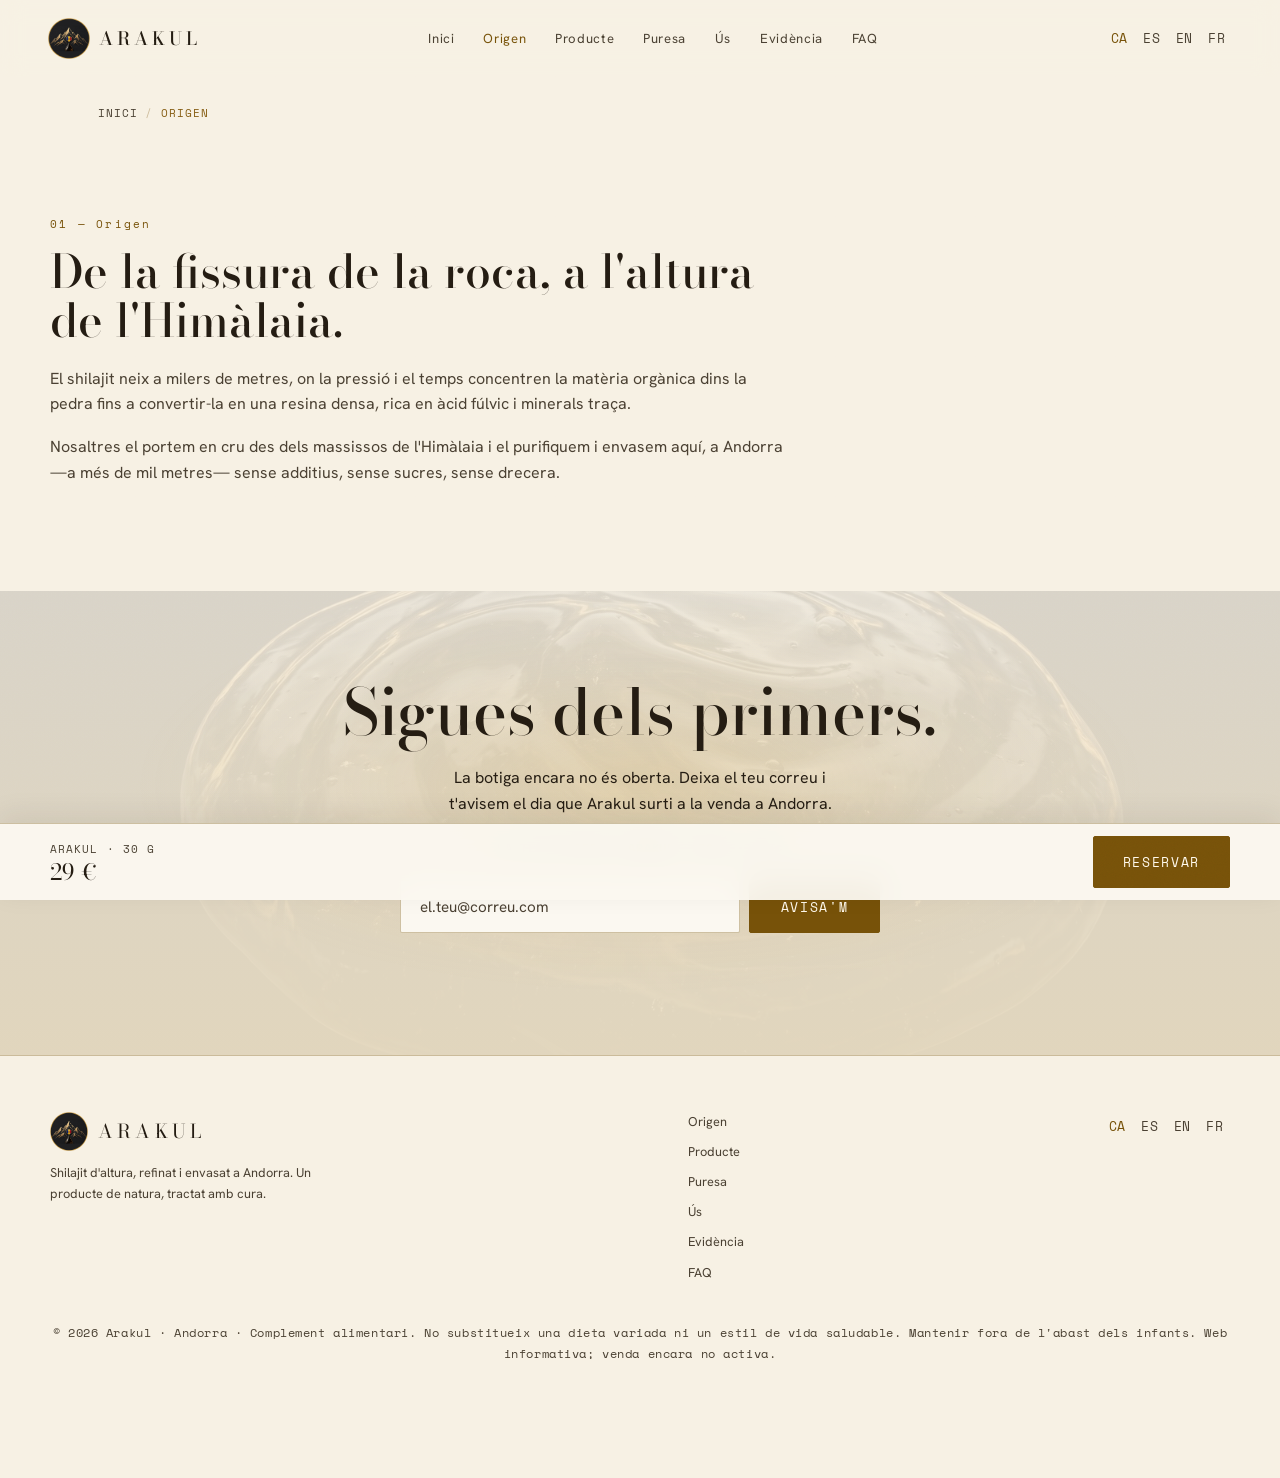
<file: origen.html>
<!DOCTYPE html>
<html lang="ca">
<head>
<meta charset="UTF-8">
<meta name="viewport" content="width=device-width, initial-scale=1.0, maximum-scale=1.0, user-scalable=no">
<title>Origen del shilajit — Arakul, Himàlaia i Andorra</title>
<link rel="icon" type="image/png" href="assets/logo-mark.png">
<meta name="description" content="El shilajit Arakul es recull en cru als massissos de l'Himàlaia i es purifica i envasa a Andorra, a més de 1.000 metres d'altitud, sense additius ni sucres.">
<meta name="robots" content="index, follow">
<meta name="theme-color" content="#0E0C09">
<link rel="canonical" href="https://aarakul.com/origen.html">
<meta property="og:type" content="website">
<meta property="og:site_name" content="Arakul">
<meta property="og:title" content="Origen del shilajit — Arakul">
<meta property="og:description" content="El shilajit Arakul es recull en cru als massissos de l'Himàlaia i es purifica i envasa a Andorra, a més de 1.000 metres d'altitud.">
<meta property="og:url" content="https://aarakul.com/origen.html">
<meta property="og:locale" content="ca_AD">
<meta property="og:image" content="https://aarakul.com/assets/brand-social.jpg">
<meta name="twitter:card" content="summary_large_image">
<meta name="twitter:image" content="https://aarakul.com/assets/brand-social.jpg">
<link rel="preconnect" href="https://fonts.googleapis.com">
<link rel="preconnect" href="https://fonts.gstatic.com" crossorigin>
<link href="https://fonts.googleapis.com/css2?family=Bodoni+Moda:ital,opsz,wght@0,6..96,400;0,6..96,500;0,6..96,600;1,6..96,400&family=Hanken+Grotesk:wght@300;400;500;600&family=Space+Mono:wght@400;700&display=swap" rel="stylesheet">
<link rel="stylesheet" href="css/style.css">
</head>
<body>

<header id="hdr">
  <div class="brand"><img src="assets/logo-mark.png" alt="Arakul"> ARAKUL</div>
  <nav class="links">
    <a href="index.html" data-i="navHome">Inici</a>
    <a href="origen.html" class="active" data-i="nav1">Origen</a>
    <a href="producto.html" data-i="nav2">Producte</a>
    <a href="pureza.html" data-i="nav3">Puresa</a>
    <a href="uso.html" data-i="nav4">Ús</a>
    <a href="ciencia.html" data-i="navSci">Evidència</a>
    <a href="faq.html" data-i="nav5">FAQ</a>
  </nav>
  <div class="lang" id="lang">
    <button data-l="ca" class="active">CA</button>
    <button data-l="es">ES</button>
    <button data-l="en">EN</button>
    <button data-l="fr">FR</button>
  </div>
  <button class="navtoggle" id="navToggle" aria-label="Menú" aria-expanded="false">☰</button>
</header>

<div class="crumb"><div class="wrap"><a href="index.html" data-i="crumbHome">Inici</a><span class="sep">/</span><span class="here" data-i="nav1">Origen</span></div></div>

<!-- ORIGEN -->
<section id="origen">
  <div class="wrap">
    <div class="split">
      <div class="reveal">
        <span class="num">01 — <span data-i="o1eyebrow">Origen</span></span>
        <h2 data-i="o1title">De la fissura de la roca, a l'altura de l'Himàlaia.</h2>
        <p data-i="o1p1">El shilajit neix a milers de metres, on la pressió i el temps concentren la matèria orgànica dins la pedra fins a convertir-la en una resina densa, rica en àcid fúlvic i minerals traça.</p>
        <p data-i="o1p2">Nosaltres el portem en cru des dels massissos de l'Himàlaia i el purifiquem i envasem aquí, a Andorra —a més de mil metres— sense additius, sense sucres, sense drecera.</p>
      </div>
    </div>
  </div>
</section>

<!-- WAITLIST -->
<section id="llista" class="wl">
  <div class="wrap">
    <h2 class="reveal" data-i="wlTitle">Sigues dels primers.</h2>
    <p class="reveal" data-i="wlSub">La botiga encara no és oberta. Deixa el teu correu i t'avisem el dia que Arakul surti a la venda a Andorra.</p>
    <div class="wl-form reveal">
      <input type="email" id="wlEmail" placeholder="el.teu@correu.com" data-ph="wlPh">
      <button class="btn btn-gold" id="wlBtn" data-i="wlBtn">Avisa'm</button>
    </div>
    <div class="wl-msg" id="wlMsg"></div>
  </div>
</section>

<footer>
  <div class="foot-grid">
    <div>
      <div class="foot-brand" style="display:flex;align-items:center;gap:.6rem"><img src="assets/logo-mark.png" alt="Arakul" style="width:2.4rem;height:2.4rem"> ARAKUL</div>
      <p class="foot-note" data-i="fNote">Shilajit d'altura, refinat i envasat a Andorra. Un producte de natura, tractat amb cura.</p>
    </div>
    <nav class="foot-nav">
      <a href="origen.html" data-i="nav1">Origen</a>
      <a href="producto.html" data-i="nav2">Producte</a>
      <a href="pureza.html" data-i="nav3">Puresa</a>
      <a href="uso.html" data-i="nav4">Ús</a>
      <a href="ciencia.html" data-i="navSci">Evidència</a>
      <a href="faq.html" data-i="nav5">FAQ</a>
    </nav>
    <div class="lang" style="align-self:flex-start">
      <button data-l="ca" class="active">CA</button>
      <button data-l="es">ES</button>
      <button data-l="en">EN</button>
      <button data-l="fr">FR</button>
    </div>
  </div>
  <p class="foot-legal" data-i="fLegal">© 2026 Arakul · Andorra · Complement alimentari. No substitueix una dieta variada ni un estil de vida saludable. Mantenir fora de l'abast dels infants. Web informativa; venda encara no activa.</p>
</footer>

<script src="js/i18n.js"></script>
<script src="js/main.js"></script>
</body>
</html>
</file>
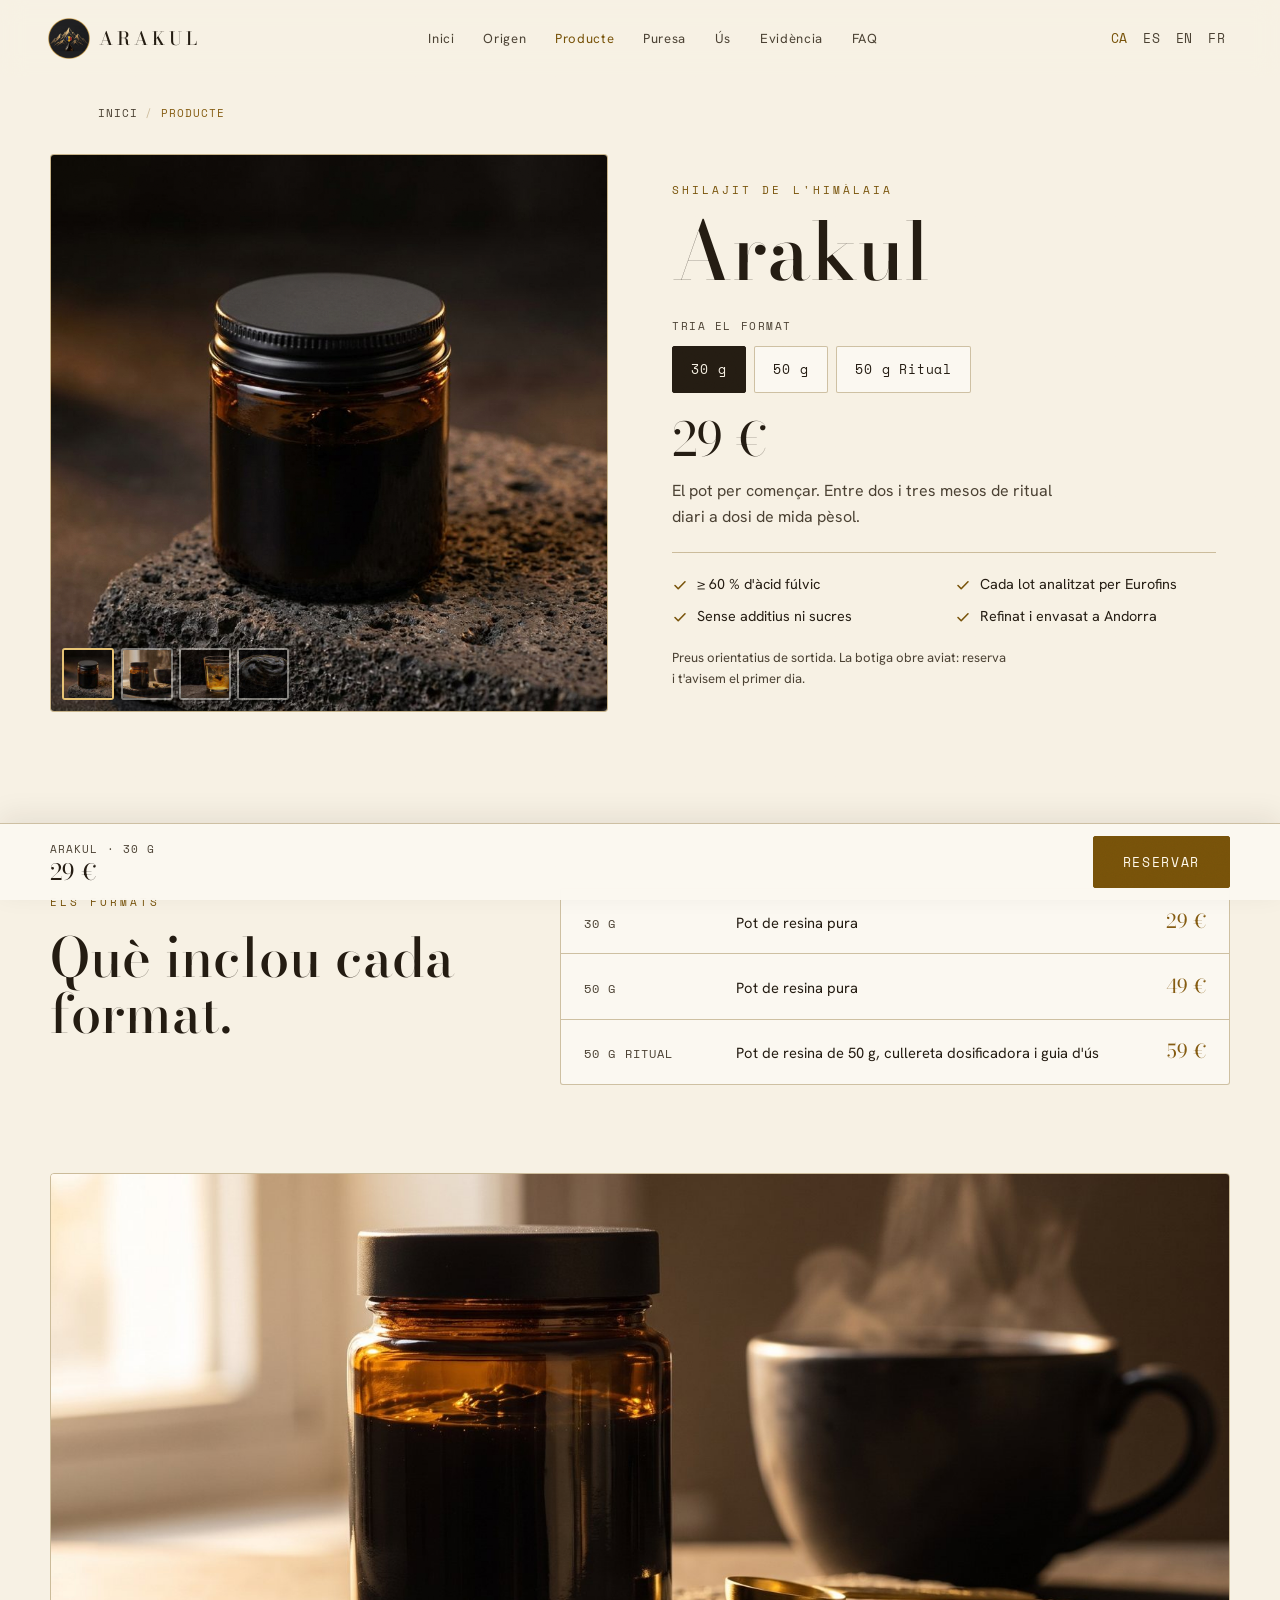
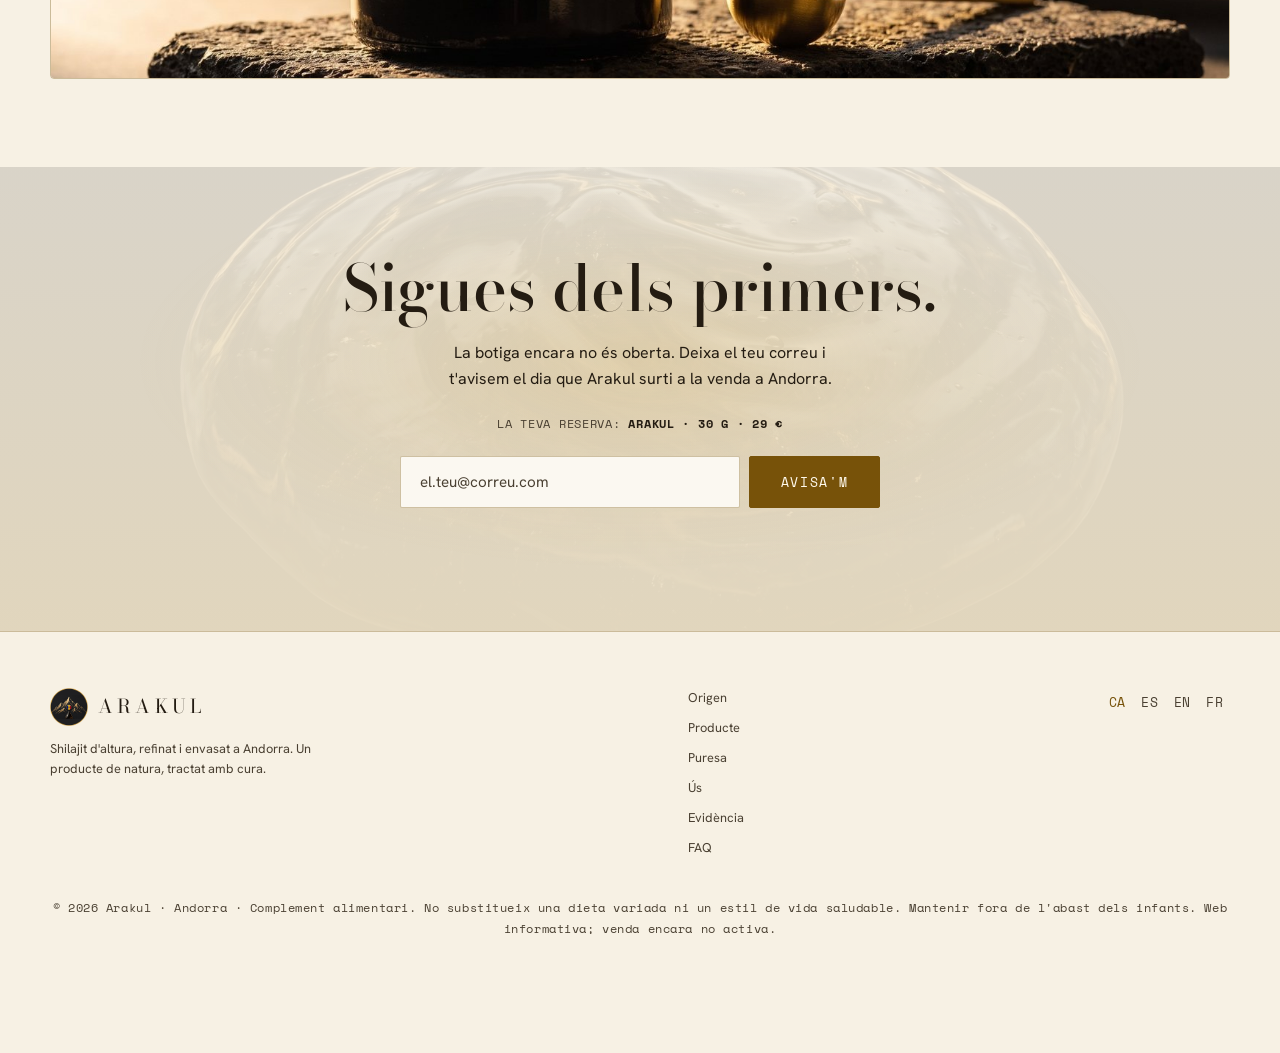
<file: producto.html>
<!DOCTYPE html>
<html lang="ca">
<head>
<meta charset="UTF-8">
<meta name="viewport" content="width=device-width, initial-scale=1.0, maximum-scale=1.0, user-scalable=no">
<title>La col·lecció — Shilajit Arakul, 30 g / 50 g / Ritual</title>
<link rel="icon" type="image/png" href="assets/logo-mark.png">
<meta name="description" content="Resina pura de shilajit Arakul en tres formats: Essencial 30 g, Format 50 g i pack Ritual amb cullereta dosificadora. Cada pot amb el seu certificat d'anàlisi de lot.">
<meta name="robots" content="index, follow">
<meta name="theme-color" content="#0E0C09">
<link rel="canonical" href="https://aarakul.com/producto.html">
<meta property="og:type" content="website">
<meta property="og:site_name" content="Arakul">
<meta property="og:title" content="La col·lecció — Shilajit Arakul">
<meta property="og:description" content="Resina pura de shilajit Arakul en tres formats: Essencial 30 g, Format 50 g i pack Ritual amb cullereta dosificadora.">
<meta property="og:url" content="https://aarakul.com/producto.html">
<meta property="og:locale" content="ca_AD">
<meta property="og:image" content="https://aarakul.com/assets/brand-social.jpg">
<meta name="twitter:card" content="summary_large_image">
<meta name="twitter:image" content="https://aarakul.com/assets/brand-social.jpg">
<script type="application/ld+json">
{
  "@context": "https://schema.org",
  "@graph": [
    {
      "@type": "Product",
      "name": "Arakul · Essencial",
      "description": "Resina pura de shilajit, 30 g, refinada i envasada a Andorra. Rica en àcid fúlvic i minerals traça, sense additius ni sucres.",
      "brand": {"@type": "Brand", "name": "Arakul"},
      "category": "Complement alimentari",
      "offers": {"@type": "Offer", "price": "29", "priceCurrency": "EUR", "availability": "https://schema.org/PreOrder", "url": "https://aarakul.com/producto.html"}
    },
    {
      "@type": "Product",
      "name": "Arakul · Format",
      "description": "Resina pura de shilajit, 50 g, refinada i envasada a Andorra. El format habitual per a un ús continuat.",
      "brand": {"@type": "Brand", "name": "Arakul"},
      "category": "Complement alimentari",
      "offers": {"@type": "Offer", "price": "49", "priceCurrency": "EUR", "availability": "https://schema.org/PreOrder", "url": "https://aarakul.com/producto.html"}
    },
    {
      "@type": "Product",
      "name": "Arakul · Ritual",
      "description": "Pack de resina de shilajit 50 g amb cullereta dosificadora i guia d'ús.",
      "brand": {"@type": "Brand", "name": "Arakul"},
      "category": "Complement alimentari",
      "offers": {"@type": "Offer", "price": "59", "priceCurrency": "EUR", "availability": "https://schema.org/PreOrder", "url": "https://aarakul.com/producto.html"}
    }
  ]
}
</script>
<link rel="preconnect" href="https://fonts.googleapis.com">
<link rel="preconnect" href="https://fonts.gstatic.com" crossorigin>
<link href="https://fonts.googleapis.com/css2?family=Bodoni+Moda:ital,opsz,wght@0,6..96,400;0,6..96,500;0,6..96,600;1,6..96,400&family=Hanken+Grotesk:wght@300;400;500;600&family=Space+Mono:wght@400;700&display=swap" rel="stylesheet">
<link rel="stylesheet" href="css/style.css">
</head>
<body>

<header id="hdr">
  <div class="brand"><img src="assets/logo-mark.png" alt="Arakul"> ARAKUL</div>
  <nav class="links">
    <a href="index.html" data-i="navHome">Inici</a>
    <a href="origen.html" data-i="nav1">Origen</a>
    <a href="producto.html" class="active" data-i="nav2">Producte</a>
    <a href="pureza.html" data-i="nav3">Puresa</a>
    <a href="uso.html" data-i="nav4">Ús</a>
    <a href="ciencia.html" data-i="navSci">Evidència</a>
    <a href="faq.html" data-i="nav5">FAQ</a>
  </nav>
  <div class="lang" id="lang">
    <button data-l="ca" class="active">CA</button>
    <button data-l="es">ES</button>
    <button data-l="en">EN</button>
    <button data-l="fr">FR</button>
  </div>
  <button class="navtoggle" id="navToggle" aria-label="Menú" aria-expanded="false">☰</button>
</header>

<div class="crumb"><div class="wrap"><a href="index.html" data-i="crumbHome">Inici</a><span class="sep">/</span><span class="here" data-i="nav2">Producte</span></div></div>

<!-- COMPRA -->
<section class="buy" id="comprar">
  <div class="wrap buy-grid">
    <div class="buy-vis">
      <img id="buyImg" src="assets/product-30g.jpg" alt="" data-alt-i="p1alt" fetchpriority="high">
      <div class="buy-thumbs">
        <button type="button" class="thumb active" data-src="assets/product-30g.jpg" data-alt="p1alt"><img src="assets/thumb-product-30g.jpg" alt="" data-alt-i="p1alt" width="128" height="128"></button>
        <button type="button" class="thumb" data-src="assets/product-lifestyle.jpg" data-alt="prodBannerAlt"><img src="assets/thumb-product-lifestyle.jpg" alt="" data-alt-i="prodBannerAlt" width="128" height="128"></button>
        <button type="button" class="thumb" data-src="assets/ritual-goldtest.jpg" data-alt="gtAlt"><img src="assets/thumb-ritual-goldtest.jpg" alt="" data-alt-i="gtAlt" width="128" height="128"></button>
        <button type="button" class="thumb" data-src="assets/resin-macro.jpg" data-alt="purBannerAlt"><img src="assets/thumb-resin-macro.jpg" alt="" data-alt-i="purBannerAlt" width="128" height="128"></button>
      </div>
    </div>
    <div class="buy-info">
      <span class="eyebrow" data-i="heroEy">Shilajit de l'Himàlaia</span>
      <h1 class="buy-title">Arakul</h1>
      <div class="buy-pick mono" data-i="buyPick">Tria el format</div>
      <div class="opts">
        <button type="button" class="opt active" aria-pressed="true" data-v="30g">30 g</button>
        <button type="button" class="opt" aria-pressed="false" data-v="50g">50 g</button>
        <button type="button" class="opt" aria-pressed="false" data-v="50g-ritual">50 g <span data-i="optRitual">Ritual</span></button>
      </div>
      <div class="buy-price" data-fmt="price">29 €</div>
      <p class="buy-desc" id="buyDesc" data-i="p1desc">El pot per començar. Entre dos i tres mesos de ritual diari a dosi de mida pèsol.</p>
      <ul class="buy-points">
        <li><svg viewBox="0 0 16 16" aria-hidden="true"><path d="M3 8.5l3.2 3.2L13 4.8" fill="none" stroke="currentColor" stroke-width="1.6" stroke-linecap="round" stroke-linejoin="round"/></svg><span data-i="pt1">≥ 60 % d'àcid fúlvic</span></li>
        <li><svg viewBox="0 0 16 16" aria-hidden="true"><path d="M3 8.5l3.2 3.2L13 4.8" fill="none" stroke="currentColor" stroke-width="1.6" stroke-linecap="round" stroke-linejoin="round"/></svg><span data-i="pt2">Cada lot analitzat per Eurofins</span></li>
        <li><svg viewBox="0 0 16 16" aria-hidden="true"><path d="M3 8.5l3.2 3.2L13 4.8" fill="none" stroke="currentColor" stroke-width="1.6" stroke-linecap="round" stroke-linejoin="round"/></svg><span data-i="pt3">Sense additius ni sucres</span></li>
        <li><svg viewBox="0 0 16 16" aria-hidden="true"><path d="M3 8.5l3.2 3.2L13 4.8" fill="none" stroke="currentColor" stroke-width="1.6" stroke-linecap="round" stroke-linejoin="round"/></svg><span data-i="pt4">Refinat i envasat a Andorra</span></li>
      </ul>
      <p class="buy-note" data-i="buyNote">Preus orientatius de sortida. La botiga obre aviat: reserva i t'avisem el primer dia.</p>
    </div>
  </div>
</section>

<!-- FORMATS -->
<section id="formats">
  <div class="wrap duo">
    <div class="head reveal">
      <span class="eyebrow" data-i="cmpEy">Els formats</span>
      <h2 data-i="cmpTitle">Què inclou cada format.</h2>
    </div>
    <div class="analysis cmp reveal">
      <div class="row"><span class="k">30 g</span><span class="inc" data-i="inc1">Pot de resina pura</span><span class="v" data-price-of="30g">29 €</span></div>
      <div class="row"><span class="k">50 g</span><span class="inc" data-i="inc1">Pot de resina pura</span><span class="v" data-price-of="50g">49 €</span></div>
      <div class="row"><span class="k">50 g <span data-i="optRitual">Ritual</span></span><span class="inc" data-i="inc3">Pot de resina de 50 g, cullereta dosificadora i guia d'ús</span><span class="v" data-price-of="50g-ritual">59 €</span></div>
    </div>
  </div>
</section>

<section class="prod-banner">
  <div class="wrap">
    <img class="page-banner reveal" src="assets/product-lifestyle.jpg" alt="" data-alt-i="prodBannerAlt" loading="lazy">
  </div>
</section>

<!-- WAITLIST -->
<section id="llista" class="wl">
  <div class="wrap">
    <h2 class="reveal" data-i="wlTitle">Sigues dels primers.</h2>
    <p class="reveal" data-i="wlSub">La botiga encara no és oberta. Deixa el teu correu i t'avisem el dia que Arakul surti a la venda a Andorra.</p>
    <div class="wl-form reveal">
      <input type="email" id="wlEmail" placeholder="el.teu@correu.com" data-ph="wlPh">
      <button class="btn btn-gold" id="wlBtn" data-i="wlBtn">Avisa'm</button>
    </div>
    <div class="wl-msg" id="wlMsg"></div>
  </div>
</section>

<footer>
  <div class="foot-grid">
    <div>
      <div class="foot-brand" style="display:flex;align-items:center;gap:.6rem"><img src="assets/logo-mark.png" alt="Arakul" style="width:2.4rem;height:2.4rem"> ARAKUL</div>
      <p class="foot-note" data-i="fNote">Shilajit d'altura, refinat i envasat a Andorra. Un producte de natura, tractat amb cura.</p>
    </div>
    <nav class="foot-nav">
      <a href="origen.html" data-i="nav1">Origen</a>
      <a href="producto.html" data-i="nav2">Producte</a>
      <a href="pureza.html" data-i="nav3">Puresa</a>
      <a href="uso.html" data-i="nav4">Ús</a>
      <a href="ciencia.html" data-i="navSci">Evidència</a>
      <a href="faq.html" data-i="nav5">FAQ</a>
    </nav>
    <div class="lang" style="align-self:flex-start">
      <button data-l="ca" class="active">CA</button>
      <button data-l="es">ES</button>
      <button data-l="en">EN</button>
      <button data-l="fr">FR</button>
    </div>
  </div>
  <p class="foot-legal" data-i="fLegal">© 2026 Arakul · Andorra · Complement alimentari. No substitueix una dieta variada ni un estil de vida saludable. Mantenir fora de l'abast dels infants. Web informativa; venda encara no activa.</p>
</footer>

<script src="js/i18n.js"></script>
<script src="js/main.js"></script>
</body>
</html>
</file>
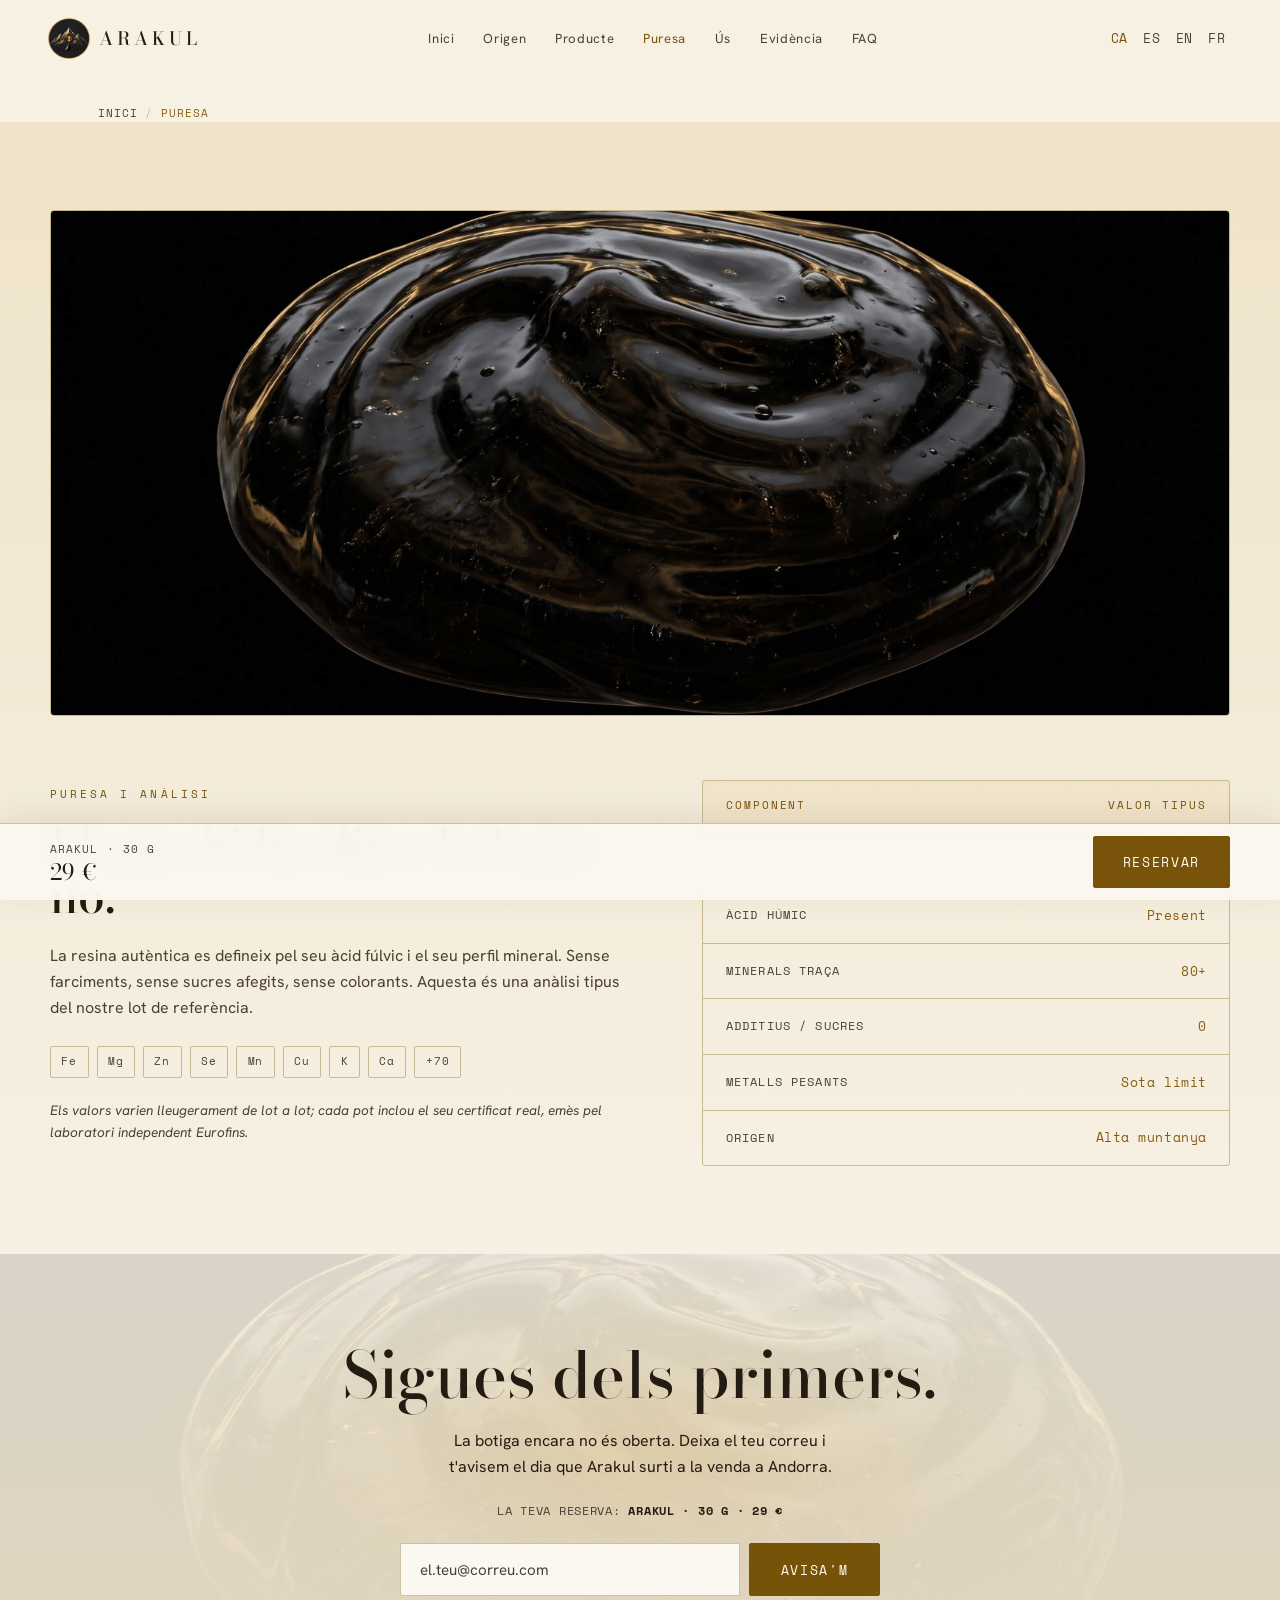
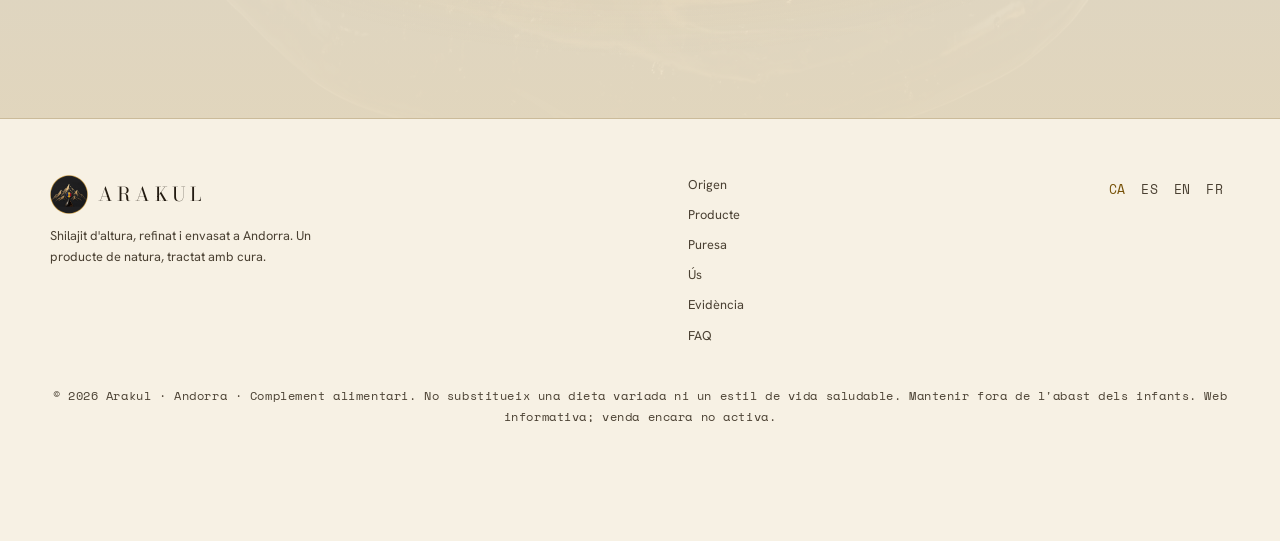
<file: pureza.html>
<!DOCTYPE html>
<html lang="ca">
<head>
<meta charset="UTF-8">
<meta name="viewport" content="width=device-width, initial-scale=1.0, maximum-scale=1.0, user-scalable=no">
<title>Puresa i anàlisi — Arakul</title>
<link rel="icon" type="image/png" href="assets/logo-mark.png">
<meta name="description" content="Àcid fúlvic ≥60%, +70 minerals traça, metalls pesants sota límit i cap additiu ni sucre. L'anàlisi tipus de cada lot de shilajit Arakul.">
<meta name="robots" content="index, follow">
<meta name="theme-color" content="#0E0C09">
<link rel="canonical" href="https://aarakul.com/pureza.html">
<meta property="og:type" content="website">
<meta property="og:site_name" content="Arakul">
<meta property="og:title" content="Puresa i anàlisi — Arakul">
<meta property="og:description" content="Àcid fúlvic ≥60%, +70 minerals traça, metalls pesants sota límit i cap additiu ni sucre.">
<meta property="og:url" content="https://aarakul.com/pureza.html">
<meta property="og:locale" content="ca_AD">
<meta property="og:image" content="https://aarakul.com/assets/brand-social.jpg">
<meta name="twitter:card" content="summary_large_image">
<meta name="twitter:image" content="https://aarakul.com/assets/brand-social.jpg">
<link rel="preconnect" href="https://fonts.googleapis.com">
<link rel="preconnect" href="https://fonts.gstatic.com" crossorigin>
<link href="https://fonts.googleapis.com/css2?family=Bodoni+Moda:ital,opsz,wght@0,6..96,400;0,6..96,500;0,6..96,600;1,6..96,400&family=Hanken+Grotesk:wght@300;400;500;600&family=Space+Mono:wght@400;700&display=swap" rel="stylesheet">
<link rel="stylesheet" href="css/style.css">
</head>
<body>

<header id="hdr">
  <div class="brand"><img src="assets/logo-mark.png" alt="Arakul"> ARAKUL</div>
  <nav class="links">
    <a href="index.html" data-i="navHome">Inici</a>
    <a href="origen.html" data-i="nav1">Origen</a>
    <a href="producto.html" data-i="nav2">Producte</a>
    <a href="pureza.html" class="active" data-i="nav3">Puresa</a>
    <a href="uso.html" data-i="nav4">Ús</a>
    <a href="ciencia.html" data-i="navSci">Evidència</a>
    <a href="faq.html" data-i="nav5">FAQ</a>
  </nav>
  <div class="lang" id="lang">
    <button data-l="ca" class="active">CA</button>
    <button data-l="es">ES</button>
    <button data-l="en">EN</button>
    <button data-l="fr">FR</button>
  </div>
  <button class="navtoggle" id="navToggle" aria-label="Menú" aria-expanded="false">☰</button>
</header>

<div class="crumb"><div class="wrap"><a href="index.html" data-i="crumbHome">Inici</a><span class="sep">/</span><span class="here" data-i="nav3">Puresa</span></div></div>

<!-- PURESA / LAB -->
<section id="puresa" class="lab">
  <div class="wrap">
    <img class="page-banner reveal" src="assets/resin-macro.jpg" alt="" data-alt-i="purBannerAlt" loading="lazy">
    <div class="lab-grid">
      <div class="reveal">
        <span class="eyebrow" data-i="lEy">Puresa i anàlisi</span>
        <h2 style="font-size:clamp(1.9rem,4.5vw,3rem);margin:1rem 0 1.4rem" data-i="lTitle">El que hi ha dins. I el que no.</h2>
        <p style="color:var(--stone);margin-bottom:1.2rem" data-i="lp1">La resina autèntica es defineix pel seu àcid fúlvic i el seu perfil mineral. Sense farciments, sense sucres afegits, sense colorants. Aquesta és una anàlisi tipus del nostre lot de referència.</p>
        <div class="minerals">
          <span>Fe</span><span>Mg</span><span>Zn</span><span>Se</span><span>Mn</span><span>Cu</span><span>K</span><span>Ca</span><span>+70</span>
        </div>
        <p class="labnote" data-i="lnote">Els valors varien lleugerament de lot a lot; cada pot inclou el seu certificat real, emès pel laboratori independent Eurofins.</p>
      </div>
      <div class="analysis reveal">
        <div class="row head"><span data-i="lrh1">Component</span><span data-i="lrh2">Valor tipus</span></div>
        <div class="row"><span class="k" data-i="lr1">Àcid fúlvic</span><span class="v">≥ 60%</span></div>
        <div class="row"><span class="k" data-i="lr2">Àcid húmic</span><span class="v" data-i="lr2v">Present</span></div>
        <div class="row"><span class="k" data-i="lr3">Minerals traça</span><span class="v">80+</span></div>
        <div class="row"><span class="k" data-i="lr4">Additius / sucres</span><span class="v" data-i="lr4v">0</span></div>
        <div class="row"><span class="k" data-i="lr5">Metalls pesants</span><span class="v" data-i="lr5v">Sota límit</span></div>
        <div class="row"><span class="k" data-i="lr6">Origen</span><span class="v" data-i="lr6v">Alta muntanya</span></div>
      </div>
    </div>
  </div>
</section>

<!-- WAITLIST -->
<section id="llista" class="wl">
  <div class="wrap">
    <h2 class="reveal" data-i="wlTitle">Sigues dels primers.</h2>
    <p class="reveal" data-i="wlSub">La botiga encara no és oberta. Deixa el teu correu i t'avisem el dia que Arakul surti a la venda a Andorra.</p>
    <div class="wl-form reveal">
      <input type="email" id="wlEmail" placeholder="el.teu@correu.com" data-ph="wlPh">
      <button class="btn btn-gold" id="wlBtn" data-i="wlBtn">Avisa'm</button>
    </div>
    <div class="wl-msg" id="wlMsg"></div>
  </div>
</section>

<footer>
  <div class="foot-grid">
    <div>
      <div class="foot-brand" style="display:flex;align-items:center;gap:.6rem"><img src="assets/logo-mark.png" alt="Arakul" style="width:2.4rem;height:2.4rem"> ARAKUL</div>
      <p class="foot-note" data-i="fNote">Shilajit d'altura, refinat i envasat a Andorra. Un producte de natura, tractat amb cura.</p>
    </div>
    <nav class="foot-nav">
      <a href="origen.html" data-i="nav1">Origen</a>
      <a href="producto.html" data-i="nav2">Producte</a>
      <a href="pureza.html" data-i="nav3">Puresa</a>
      <a href="uso.html" data-i="nav4">Ús</a>
      <a href="ciencia.html" data-i="navSci">Evidència</a>
      <a href="faq.html" data-i="nav5">FAQ</a>
    </nav>
    <div class="lang" style="align-self:flex-start">
      <button data-l="ca" class="active">CA</button>
      <button data-l="es">ES</button>
      <button data-l="en">EN</button>
      <button data-l="fr">FR</button>
    </div>
  </div>
  <p class="foot-legal" data-i="fLegal">© 2026 Arakul · Andorra · Complement alimentari. No substitueix una dieta variada ni un estil de vida saludable. Mantenir fora de l'abast dels infants. Web informativa; venda encara no activa.</p>
</footer>

<script src="js/i18n.js"></script>
<script src="js/main.js"></script>
</body>
</html>
</file>
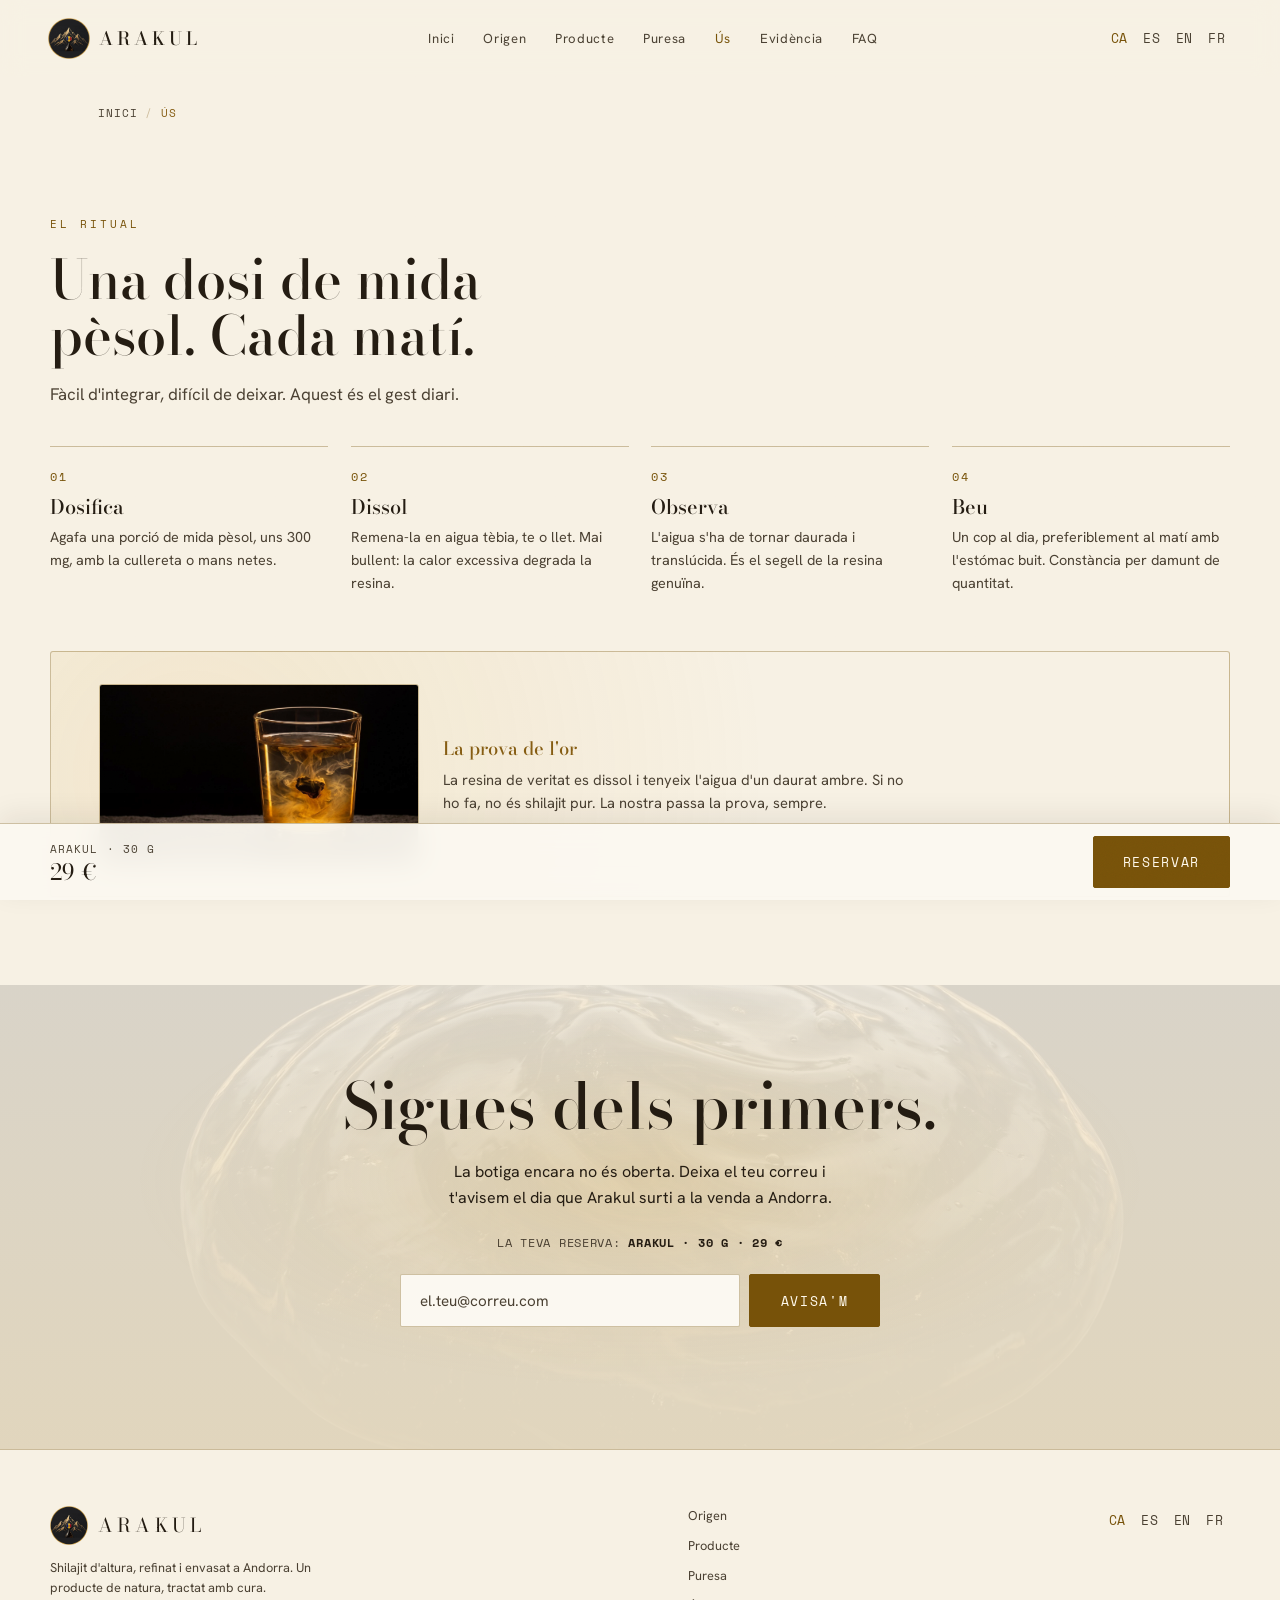
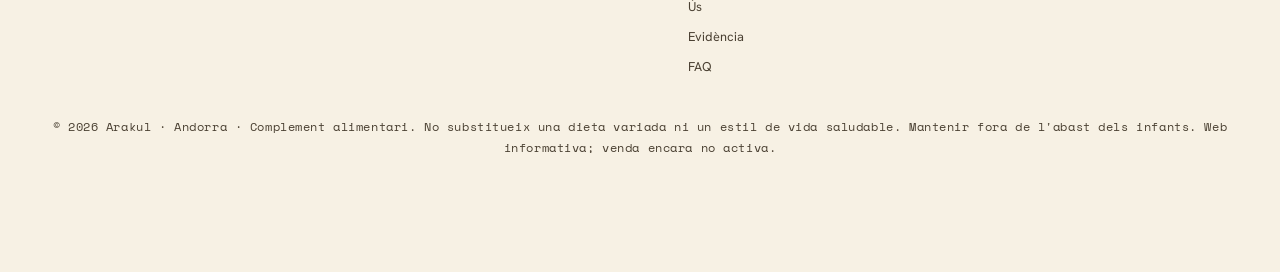
<file: uso.html>
<!DOCTYPE html>
<html lang="ca">
<head>
<meta charset="UTF-8">
<meta name="viewport" content="width=device-width, initial-scale=1.0, maximum-scale=1.0, user-scalable=no">
<title>El ritual — Com prendre shilajit Arakul</title>
<link rel="icon" type="image/png" href="assets/logo-mark.png">
<meta name="description" content="Una dosi de mida pèsol cada matí: dosifica, dissol en aigua tèbia, observa el color daurat i beu. El ritual diari de shilajit Arakul.">
<meta name="robots" content="index, follow">
<meta name="theme-color" content="#0E0C09">
<link rel="canonical" href="https://aarakul.com/uso.html">
<meta property="og:type" content="website">
<meta property="og:site_name" content="Arakul">
<meta property="og:title" content="El ritual — Com prendre shilajit Arakul">
<meta property="og:description" content="Una dosi de mida pèsol cada matí: dosifica, dissol, observa el color daurat i beu.">
<meta property="og:url" content="https://aarakul.com/uso.html">
<meta property="og:locale" content="ca_AD">
<meta property="og:image" content="https://aarakul.com/assets/brand-social.jpg">
<meta name="twitter:card" content="summary_large_image">
<meta name="twitter:image" content="https://aarakul.com/assets/brand-social.jpg">
<link rel="preconnect" href="https://fonts.googleapis.com">
<link rel="preconnect" href="https://fonts.gstatic.com" crossorigin>
<link href="https://fonts.googleapis.com/css2?family=Bodoni+Moda:ital,opsz,wght@0,6..96,400;0,6..96,500;0,6..96,600;1,6..96,400&family=Hanken+Grotesk:wght@300;400;500;600&family=Space+Mono:wght@400;700&display=swap" rel="stylesheet">
<link rel="stylesheet" href="css/style.css">
</head>
<body>

<header id="hdr">
  <div class="brand"><img src="assets/logo-mark.png" alt="Arakul"> ARAKUL</div>
  <nav class="links">
    <a href="index.html" data-i="navHome">Inici</a>
    <a href="origen.html" data-i="nav1">Origen</a>
    <a href="producto.html" data-i="nav2">Producte</a>
    <a href="pureza.html" data-i="nav3">Puresa</a>
    <a href="uso.html" class="active" data-i="nav4">Ús</a>
    <a href="ciencia.html" data-i="navSci">Evidència</a>
    <a href="faq.html" data-i="nav5">FAQ</a>
  </nav>
  <div class="lang" id="lang">
    <button data-l="ca" class="active">CA</button>
    <button data-l="es">ES</button>
    <button data-l="en">EN</button>
    <button data-l="fr">FR</button>
  </div>
  <button class="navtoggle" id="navToggle" aria-label="Menú" aria-expanded="false">☰</button>
</header>

<div class="crumb"><div class="wrap"><a href="index.html" data-i="crumbHome">Inici</a><span class="sep">/</span><span class="here" data-i="nav4">Ús</span></div></div>

<!-- US / RITUAL -->
<section id="us">
  <div class="wrap">
    <div class="head reveal">
      <span class="eyebrow" data-i="rEy">El ritual</span>
      <h2 data-i="rTitle">Una dosi de mida pèsol. Cada matí.</h2>
      <p data-i="rSub">Fàcil d'integrar, difícil de deixar. Aquest és el gest diari.</p>
    </div>
    <div class="ritual-grid">
      <div class="step reveal"><div class="n">01</div><h3 data-i="s1t">Dosifica</h3><p data-i="s1p">Agafa una porció de mida pèsol, uns 300 mg, amb la cullereta o mans netes.</p></div>
      <div class="step reveal"><div class="n">02</div><h3 data-i="s2t">Dissol</h3><p data-i="s2p">Remena-la en aigua tèbia, te o llet. Mai bullent: la calor excessiva degrada la resina.</p></div>
      <div class="step reveal"><div class="n">03</div><h3 data-i="s3t">Observa</h3><p data-i="s3p">L'aigua s'ha de tornar daurada i translúcida. És el segell de la resina genuïna.</p></div>
      <div class="step reveal"><div class="n">04</div><h3 data-i="s4t">Beu</h3><p data-i="s4p">Un cop al dia, preferiblement al matí amb l'estómac buit. Constància per damunt de quantitat.</p></div>
    </div>
    <div class="goldtest reveal">
      <img class="gt-img" src="assets/ritual-goldtest.jpg" alt="" data-alt-i="gtAlt" loading="lazy">
      <div class="txt">
        <strong data-i="gtT">La prova de l'or</strong>
        <p data-i="gtP">La resina de veritat es dissol i tenyeix l'aigua d'un daurat ambre. Si no ho fa, no és shilajit pur. La nostra passa la prova, sempre.</p>
      </div>
    </div>
  </div>
</section>

<!-- WAITLIST -->
<section id="llista" class="wl">
  <div class="wrap">
    <h2 class="reveal" data-i="wlTitle">Sigues dels primers.</h2>
    <p class="reveal" data-i="wlSub">La botiga encara no és oberta. Deixa el teu correu i t'avisem el dia que Arakul surti a la venda a Andorra.</p>
    <div class="wl-form reveal">
      <input type="email" id="wlEmail" placeholder="el.teu@correu.com" data-ph="wlPh">
      <button class="btn btn-gold" id="wlBtn" data-i="wlBtn">Avisa'm</button>
    </div>
    <div class="wl-msg" id="wlMsg"></div>
  </div>
</section>

<footer>
  <div class="foot-grid">
    <div>
      <div class="foot-brand" style="display:flex;align-items:center;gap:.6rem"><img src="assets/logo-mark.png" alt="Arakul" style="width:2.4rem;height:2.4rem"> ARAKUL</div>
      <p class="foot-note" data-i="fNote">Shilajit d'altura, refinat i envasat a Andorra. Un producte de natura, tractat amb cura.</p>
    </div>
    <nav class="foot-nav">
      <a href="origen.html" data-i="nav1">Origen</a>
      <a href="producto.html" data-i="nav2">Producte</a>
      <a href="pureza.html" data-i="nav3">Puresa</a>
      <a href="uso.html" data-i="nav4">Ús</a>
      <a href="ciencia.html" data-i="navSci">Evidència</a>
      <a href="faq.html" data-i="nav5">FAQ</a>
    </nav>
    <div class="lang" style="align-self:flex-start">
      <button data-l="ca" class="active">CA</button>
      <button data-l="es">ES</button>
      <button data-l="en">EN</button>
      <button data-l="fr">FR</button>
    </div>
  </div>
  <p class="foot-legal" data-i="fLegal">© 2026 Arakul · Andorra · Complement alimentari. No substitueix una dieta variada ni un estil de vida saludable. Mantenir fora de l'abast dels infants. Web informativa; venda encara no activa.</p>
</footer>

<script src="js/i18n.js"></script>
<script src="js/main.js"></script>
</body>
</html>
</file>
<file: css/style.css>
:root{
  --obsidian:#F7F1E4;
  --resin:#EFE3C9;
  --panel:#FBF8F1;
  --gold:#775209;
  --gold-soft:#855C12;
  --mineral:#7E8A78;
  --parchment:#241C12;
  --stone:#4A4032;
  --line:rgba(119,82,9,.34);
  --maxw:1180px;
}
*{box-sizing:border-box;margin:0;padding:0}
html{scroll-behavior:smooth;overflow-x:hidden;-webkit-text-size-adjust:100%;text-size-adjust:100%}
body{
  background:var(--obsidian);
  color:var(--parchment);
  font-family:"Hanken Grotesk",system-ui,-apple-system,sans-serif;
  font-weight:400;
  line-height:1.6;
  -webkit-font-smoothing:antialiased;
  overflow-x:hidden;
  max-width:100%;
  overscroll-behavior-x:none;
}
/* grain overlay */
body::after{
  content:"";
  position:fixed;inset:0;pointer-events:none;z-index:9999;
  opacity:.05;mix-blend-mode:overlay;
  background-image:url("data:image/svg+xml,%3Csvg xmlns='http://www.w3.org/2000/svg' width='140' height='140'%3E%3Cfilter id='n'%3E%3CfeTurbulence type='fractalNoise' baseFrequency='.9' numOctaves='3'/%3E%3C/filter%3E%3Crect width='100%25' height='100%25' filter='url(%23n)'/%3E%3C/svg%3E");
}
h1,h2,h3,.display{font-family:"Bodoni Moda",Georgia,serif;font-weight:500;line-height:1.04}
.mono{font-family:"Space Mono",monospace;text-transform:uppercase;letter-spacing:.14em;font-size:.7rem}
.eyebrow{font-family:"Space Mono",monospace;text-transform:uppercase;letter-spacing:.28em;font-size:.68rem;color:var(--gold);font-weight:400}
a{color:inherit;text-decoration:none}
section{padding:clamp(3.5rem,7vw,5.5rem) clamp(1.4rem,5vw,3rem)}
.wrap{max-width:var(--maxw);margin:0 auto}

/* ---------- NAV ---------- */
header{position:fixed;top:0;left:0;right:0;z-index:100;
  display:flex;align-items:center;justify-content:space-between;
  padding:1.1rem clamp(1.4rem,5vw,3rem);
  background:rgba(247,241,228,.72);backdrop-filter:blur(12px);
  transition:background .4s,backdrop-filter .4s,box-shadow .4s;}
header.scrolled{background:rgba(247,241,228,.92);backdrop-filter:blur(14px);box-shadow:0 1px 0 var(--line)}
.brand{font-family:"Bodoni Moda",serif;font-size:1.15rem;letter-spacing:.22em;font-weight:500;display:flex;align-items:center;gap:.6rem;position:relative;z-index:2}
.brand img{width:2.6rem;height:2.6rem;display:block}
.brand span{color:var(--gold)}
nav.links{display:flex;gap:1.8rem;align-items:center}
nav.links a{font-size:.82rem;letter-spacing:.05em;color:var(--stone);transition:color .25s}
nav.links a:hover{color:var(--parchment)}
nav.links a.active{color:var(--gold)}
.faq-list{display:flex;flex-direction:column;gap:0;margin-top:1rem;border-top:1px solid var(--line)}
.faq-item{border-bottom:1px solid var(--line);padding:1.5rem 0}
.faq-item h3{font-size:1.2rem;font-weight:500;color:var(--parchment);margin-bottom:.6rem}
.faq-item p{color:var(--stone);font-size:.95rem;max-width:64ch}
.lang{display:flex;gap:.15rem;font-family:"Space Mono",monospace;font-size:.72rem;position:relative;z-index:2}
.lang button{background:none;border:none;color:var(--stone);cursor:pointer;padding:.25rem .4rem;letter-spacing:.05em;transition:color .2s;font-family:inherit}
.lang button.active{color:var(--gold)}
.lang button:hover{color:var(--parchment)}
.navtoggle{display:none;background:none;border:none;color:var(--parchment);cursor:pointer;font-family:"Space Mono",monospace;font-size:1.4rem;line-height:1;padding:.2rem .3rem;letter-spacing:.15em;position:relative;z-index:2}

/* ---------- HERO ---------- */
.hero{position:relative;min-height:56vh;display:flex;align-items:center;
  overflow:hidden;background-size:cover;background-position:center 38%;background-repeat:no-repeat}
.bloom{position:absolute;inset:0;z-index:0;overflow:hidden}
.bloom::before,.bloom::after{content:"";position:absolute;border-radius:50%;filter:blur(60px)}
.bloom::before{
  width:70vmax;height:70vmax;left:52%;top:30%;transform:translate(-50%,-50%);
  background:radial-gradient(circle at 40% 40%,rgba(231,195,116,.55),rgba(215,166,63,.28) 35%,rgba(120,80,20,.12) 55%,transparent 70%);
  animation:drift 22s ease-in-out infinite alternate;}
.bloom::after{
  width:44vmax;height:44vmax;left:60%;top:58%;transform:translate(-50%,-50%);
  background:radial-gradient(circle at 50% 50%,rgba(215,166,63,.38),rgba(150,95,25,.16) 45%,transparent 68%);
  animation:drift2 18s ease-in-out infinite alternate;}
.bloom .core{position:absolute;left:52%;top:38%;width:9rem;height:9rem;transform:translate(-50%,-50%);
  border-radius:50%;
  background:radial-gradient(circle at 42% 38%,#2a2018,#120d09 70%);
  box-shadow:0 0 90px 20px rgba(215,166,63,.35),inset -8px -10px 24px rgba(0,0,0,.7),inset 6px 6px 18px rgba(231,195,116,.25);
  animation:pulse 7s ease-in-out infinite;}
.hero-vignette{position:absolute;inset:0;z-index:1;
  background:linear-gradient(90deg,rgba(14,12,9,.72),rgba(14,12,9,.38) 55%,rgba(14,12,9,.12)),
    radial-gradient(ellipse at 55% 40%,transparent 30%,rgba(14,12,9,.55) 72%,#0E0C09 100%);}
@keyframes drift{0%{transform:translate(-50%,-50%) scale(1)}100%{transform:translate(-46%,-54%) scale(1.12)}}
@keyframes drift2{0%{transform:translate(-50%,-50%) scale(1.05)}100%{transform:translate(-56%,-46%) scale(.92)}}
@keyframes pulse{0%,100%{transform:translate(-50%,-50%) scale(1);filter:brightness(1)}50%{transform:translate(-50%,-52%) scale(1.05);filter:brightness(1.15)}}

.hero-content{position:relative;z-index:2;max-width:var(--maxw);margin:0 auto;width:100%}
.hero-statement{font-size:clamp(1.7rem,4.2vw,3.2rem);line-height:1.16;max-width:24ch;color:#ECE4D3;text-shadow:0 2px 26px rgba(14,12,9,.6)}
.btn{display:inline-flex;align-items:center;gap:.6rem;padding:.95rem 1.9rem;border-radius:2px;
  font-size:.82rem;letter-spacing:.13em;text-transform:uppercase;font-weight:500;cursor:pointer;
  transition:transform .25s,background .25s,color .25s,border-color .25s;font-family:"Space Mono",monospace;}
.btn-gold{background:var(--gold);color:#FFF9EC;border:1px solid var(--gold)}
.btn-gold:hover{background:var(--gold-soft);transform:translateY(-2px)}
.btn-ghost{background:transparent;color:var(--parchment);border:1px solid rgba(36,28,18,.3)}
.btn-ghost:hover{border-color:var(--gold);color:var(--gold)}

/* ---------- GENERIC SECTION HEADS ---------- */
.head{max-width:56ch;margin-bottom:2.4rem}
.head h2{font-size:clamp(2rem,5vw,3.4rem);margin:1rem 0}
.head p{color:var(--stone);font-size:1.05rem}

/* ---------- BREADCRUMB ---------- */
.crumb{padding:6.5rem clamp(1.4rem,5vw,3rem) 0;max-width:var(--maxw);margin:0 auto}
.crumb .wrap{display:flex;gap:.5rem;align-items:center}
.crumb a,.crumb span{font-family:"Space Mono",monospace;font-size:.7rem;letter-spacing:.08em;color:var(--stone);text-transform:uppercase}
.crumb a:hover{color:var(--gold)}
.crumb .sep{color:var(--line)}
.crumb .here{color:var(--gold-soft)}

/* ---------- PAGE BANNER ---------- */
.page-banner{width:100%;aspect-ratio:21/9;object-fit:cover;display:block;border:1px solid var(--line);
  border-radius:4px;margin-bottom:clamp(2.5rem,6vw,4rem)}
@media(max-width:640px){.page-banner{aspect-ratio:16/10}}

/* ---------- ORIGIN / TWO COL ---------- */
.split{max-width:46rem}
.split .num{font-family:"Space Mono",monospace;color:var(--gold);font-size:.7rem;letter-spacing:.2em}
.split h2{font-size:clamp(1.9rem,4vw,2.9rem);margin:.8rem 0 1.3rem}
.split p{color:var(--stone);margin-bottom:1.1rem}

/* ---------- BUY ---------- */
.buy{padding-top:clamp(6.2rem,11vw,8.5rem);padding-bottom:clamp(3rem,7vw,5.5rem)}
.crumb + .buy{padding-top:2rem}
.buy-grid{display:grid;grid-template-columns:minmax(0,1fr) minmax(0,1fr);gap:clamp(1.8rem,5vw,4.5rem);align-items:center}
.buy-vis{position:relative;aspect-ratio:1/1;max-height:min(66vh,560px);border:1px solid var(--line);border-radius:4px;overflow:hidden;background:var(--resin)}
#buyImg{width:100%;height:100%;object-fit:cover;display:block;transition:opacity .25s}
#buyImg.swap{opacity:.25}
.buy-thumbs{position:absolute;left:.7rem;bottom:.7rem;display:flex;gap:.4rem}
.thumb{width:3.25rem;height:3.25rem;padding:0;cursor:pointer;border-radius:3px;overflow:hidden;
  border:2px solid rgba(251,248,241,.55);background:none;opacity:.82;transition:opacity .2s,border-color .2s}
.thumb img{width:100%;height:100%;object-fit:cover;display:block}
.thumb:hover{opacity:1}
.thumb.active{opacity:1;border-color:#E7C374}
.thumb:focus-visible{outline:2px solid #E7C374;outline-offset:2px}
.buy-title{font-size:clamp(2.8rem,6.5vw,5rem);margin:.5rem 0 1.5rem}
.buy-pick{color:var(--stone);margin-bottom:.65rem}
.opts{display:flex;flex-wrap:wrap;gap:.5rem}
.opt{font-family:"Space Mono",monospace;font-size:.82rem;letter-spacing:.06em;padding:.8rem 1.15rem;cursor:pointer;
  background:var(--panel);color:var(--parchment);border:1px solid var(--line);border-radius:2px;
  transition:background .2s,color .2s,border-color .2s}
.opt:hover{border-color:var(--gold)}
.opt:focus-visible{outline:2px solid var(--gold);outline-offset:2px}
.opt.active{background:var(--parchment);color:var(--obsidian);border-color:var(--parchment)}
.buy-price{font-family:"Bodoni Moda",serif;font-size:clamp(2.1rem,4.5vw,2.9rem);line-height:1;margin:1.5rem 0 .9rem}
.buy-desc{color:var(--stone);max-width:44ch;min-height:3.2em}
.buy-points{list-style:none;display:grid;grid-template-columns:1fr 1fr;gap:.55rem 1.4rem;max-width:34rem;
  margin-top:1.4rem;padding-top:1.3rem;border-top:1px solid var(--line);font-size:.9rem}
.buy-points li{display:flex;align-items:flex-start;gap:.55rem}
.buy-points svg{width:1rem;height:1rem;flex-shrink:0;margin-top:.22rem;color:var(--gold)}
.buy-note{color:var(--stone);font-size:.82rem;max-width:48ch;margin-top:1.2rem}
.prod-banner{padding-top:0}
.prod-banner .page-banner{margin-bottom:0}

.buybar{position:fixed;left:0;right:0;bottom:0;z-index:90;
  padding:.75rem clamp(1.4rem,5vw,3rem) calc(.75rem + env(safe-area-inset-bottom));
  background:rgba(251,248,241,.95);backdrop-filter:blur(14px);border-top:1px solid var(--line);
  box-shadow:0 -8px 28px rgba(36,28,18,.08)}
.buybar .wrap{display:flex;align-items:center;justify-content:space-between;gap:1rem}
.bb-info{display:flex;flex-direction:column;gap:.15rem;min-width:0}
.bb-name{font-family:"Space Mono",monospace;font-size:.68rem;letter-spacing:.1em;text-transform:uppercase;color:var(--stone);
  white-space:nowrap;overflow:hidden;text-overflow:ellipsis}
.bb-price{font-family:"Bodoni Moda",serif;font-size:1.4rem;line-height:1}
.buybar .btn{flex-shrink:0;padding:.9rem 1.8rem}
body:has(.buybar){padding-bottom:4.6rem}
body:has(#wlEmail:focus) .buybar{display:none}

/* ---------- TWO-COLUMN SECTIONS ---------- */
.tint{background:var(--resin)}
.duo{display:grid;grid-template-columns:minmax(0,.8fr) minmax(0,1.2fr);gap:clamp(1.5rem,5vw,4.5rem);align-items:start}
.duo .head{margin-bottom:0}
.duo-lead{color:var(--stone);margin-bottom:1rem}
.duo .sci-uses{margin:0 0 1.8rem}
.faq-acc{border-top:1px solid var(--line)}
.faq-acc details{border-bottom:1px solid var(--line)}
.faq-acc summary{list-style:none;cursor:pointer;display:flex;justify-content:space-between;align-items:center;gap:1rem;
  padding:1.15rem 0;font-family:"Bodoni Moda",Georgia,serif;font-weight:500;font-size:1.15rem;line-height:1.25}
.faq-acc summary::-webkit-details-marker{display:none}
.faq-acc summary::after{content:"+";font-family:"Space Mono",monospace;font-size:1.1rem;color:var(--gold);flex-shrink:0}
.faq-acc details[open] summary::after{content:"\2212"}
.faq-acc summary:focus-visible{outline:2px solid var(--gold);outline-offset:2px}
.faq-acc p{color:var(--stone);font-size:.95rem;max-width:64ch;padding-bottom:1.3rem}
.analysis.cmp{background:var(--panel)}
.analysis.cmp .row{display:grid;grid-template-columns:8.5rem 1fr auto;gap:1rem;align-items:baseline}
.analysis.cmp .inc{font-family:"Hanken Grotesk",system-ui,sans-serif;font-size:.92rem;letter-spacing:0;color:var(--parchment)}
.analysis.cmp .v{font-family:"Bodoni Moda",Georgia,serif;font-size:1.2rem;letter-spacing:0;white-space:nowrap}
.ritual-home{display:grid;grid-template-columns:minmax(0,1.2fr) minmax(0,.8fr);gap:clamp(2rem,5vw,4.5rem);align-items:center}
.ritual-home .ritual-grid{grid-template-columns:1fr 1fr;gap:1.6rem 1.8rem}
.ritual-fig img{width:100%;height:auto;aspect-ratio:4/5;object-fit:cover;object-position:74% 50%;display:block;border:1px solid var(--line);border-radius:4px}
.ritual-fig figcaption{margin-top:1rem;color:var(--stone);font-size:.92rem}
.ritual-fig strong{display:block;font-family:"Bodoni Moda",Georgia,serif;font-weight:500;font-size:1.15rem;color:var(--parchment);margin-bottom:.25rem}

/* ---------- PURITY / LAB ---------- */
.lab{background:linear-gradient(180deg,var(--resin),var(--obsidian))}
.lab-grid{display:grid;grid-template-columns:1.1fr 1fr;gap:clamp(2rem,6vw,4.5rem);align-items:start}
.analysis{border:1px solid var(--line);border-radius:3px;overflow:hidden}
.analysis .row{display:flex;justify-content:space-between;align-items:center;padding:1.05rem 1.4rem;
  border-bottom:1px solid var(--line);font-family:"Space Mono",monospace;font-size:.82rem;letter-spacing:.04em}
.analysis .row:last-child{border-bottom:none}
.analysis .row .k{color:var(--stone);text-transform:uppercase;font-size:.72rem;letter-spacing:.1em}
.analysis .row .v{color:var(--gold-soft)}
.analysis .row.head{max-width:none;margin-bottom:0;background:rgba(215,166,63,.1);color:var(--gold);text-transform:uppercase;font-size:.68rem;letter-spacing:.18em}
.minerals{display:flex;flex-wrap:wrap;gap:.5rem;margin-top:1.6rem}
.minerals span{font-family:"Space Mono",monospace;font-size:.68rem;letter-spacing:.08em;color:var(--stone);
  border:1px solid var(--line);border-radius:2px;padding:.4rem .65rem}
.labnote{color:var(--stone);font-size:.85rem;margin-top:1.4rem;font-style:italic}

/* ---------- RITUAL ---------- */
.ritual-grid{display:grid;grid-template-columns:repeat(4,1fr);gap:1.4rem;margin-top:1rem}
.step{border-top:1px solid var(--line);padding-top:1.3rem}
.step .n{font-family:"Space Mono",monospace;color:var(--gold);font-size:.72rem;letter-spacing:.2em}
.step h3{font-size:1.25rem;margin:.7rem 0 .5rem}
.step p{color:var(--stone);font-size:.9rem}
.goldtest{margin-top:3.5rem;padding:2rem clamp(1.5rem,4vw,3rem);border:1px solid var(--line);border-radius:3px;
  background:radial-gradient(circle at 12% 50%,rgba(215,166,63,.14),transparent 55%);display:flex;gap:1.5rem;align-items:center;flex-wrap:wrap}
.goldtest .drop{width:70px;height:70px;border-radius:50%;flex-shrink:0;
  background:radial-gradient(circle at 40% 35%,var(--gold-soft),var(--gold) 45%,#7a5416 90%);
  box-shadow:0 0 40px rgba(215,166,63,.5)}
.goldtest .gt-img{width:min(320px,100%);aspect-ratio:16/9;object-fit:cover;flex-shrink:0;
  border-radius:3px;border:1px solid var(--line)}
.goldtest .txt strong{font-family:"Bodoni Moda",serif;font-weight:500;color:var(--gold-soft);font-size:1.15rem;display:block;margin-bottom:.3rem}
.goldtest .txt p{color:var(--stone);font-size:.92rem;max-width:60ch}

/* ---------- SCIENCE ---------- */
.science-grid{display:grid;grid-template-columns:repeat(4,1fr);gap:1.6rem;margin-top:1rem}
.sci-card{border-top:1px solid var(--line);padding-top:1.3rem}
.sci-card h3{font-size:1.15rem;margin-bottom:.6rem}
.sci-card p{color:var(--stone);font-size:.92rem;margin-bottom:.7rem}
.sci-card .src{font-family:"Space Mono",monospace;font-size:.66rem;letter-spacing:.08em;text-transform:uppercase;color:var(--gold);text-decoration:none;border-bottom:1px solid rgba(215,166,63,.35)}
.sci-card .src:hover{color:var(--gold-soft);border-color:var(--gold-soft)}
.sci-disclaimer{color:var(--stone);font-size:.78rem;margin-top:2.2rem;max-width:80ch;line-height:1.7}
.sci-uses{display:flex;flex-wrap:wrap;gap:.6rem;margin:1.6rem 0 3rem}
.sci-uses span{font-family:"Space Mono",monospace;font-size:.7rem;letter-spacing:.06em;color:var(--gold-soft);
  border:1px solid var(--line);border-radius:2px;padding:.55rem .9rem;background:rgba(215,166,63,.05)}

/* ---------- WAITLIST ---------- */
.wl{position:relative;overflow:hidden;background:linear-gradient(180deg,var(--obsidian),#EFE3C9);text-align:center}
.wl::before{content:"";position:absolute;inset:0;z-index:0;pointer-events:none;
  background:
    radial-gradient(ellipse 55% 62% at 50% 42%,rgba(215,166,63,.20),rgba(215,166,63,.05) 45%,transparent 72%),
    linear-gradient(180deg,rgba(247,241,228,.88),rgba(239,227,201,.94)),
    url("../assets/resin-macro.jpg");
  background-size:cover;background-position:center;}
.wl .wrap{position:relative;z-index:1}
.wl h2{font-size:clamp(2.2rem,6vw,4rem);margin-bottom:1.2rem}
.wl p{color:var(--parchment);max-width:48ch;margin:0 auto 2.4rem}
.wl .wl-pick{font-family:"Space Mono",monospace;font-size:.76rem;letter-spacing:.06em;text-transform:uppercase;color:var(--stone);margin:-1rem auto 1.4rem}
.wl .wl-pick strong{color:var(--parchment);font-weight:700;white-space:nowrap}
.wl-form{display:flex;gap:.6rem;max-width:480px;margin:0 auto;flex-wrap:wrap;justify-content:center}
.wl-form input{flex:1;min-width:220px;background:var(--panel);border:1px solid var(--line);color:var(--parchment);
  padding:.95rem 1.2rem;border-radius:2px;font-family:"Hanken Grotesk",sans-serif;font-size:.95rem}
.wl-form input::placeholder{color:var(--stone);opacity:1}
.wl-form input:focus{outline:none;border-color:var(--gold)}
.wl-msg{margin-top:1.2rem;color:var(--gold-soft);font-family:"Space Mono",monospace;font-size:.8rem;letter-spacing:.05em;min-height:1.2em}

/* ---------- FOOTER ---------- */
footer{padding:3.5rem clamp(1.4rem,5vw,3rem) 2.5rem;border-top:1px solid var(--line)}
.foot-grid{max-width:var(--maxw);margin:0 auto;display:flex;justify-content:space-between;gap:2rem;flex-wrap:wrap;align-items:flex-start}
.foot-brand{font-family:"Bodoni Moda",serif;font-size:1.2rem;letter-spacing:.22em}
.foot-brand span{color:var(--gold)}
.foot-note{color:var(--stone);font-size:.8rem;max-width:40ch;margin-top:.8rem}
.foot-nav{display:flex;flex-direction:column;gap:.6rem}
.foot-nav a{font-size:.8rem;color:var(--stone);transition:color .2s}
.foot-nav a:hover{color:var(--gold-soft)}
.foot-legal{color:var(--stone);font-size:.72rem;font-family:"Space Mono",monospace;letter-spacing:.05em;
  margin-top:2.5rem;text-align:center;line-height:1.8}

/* ---------- reveal ---------- */
.reveal{opacity:0;transform:translateY(24px);transition:opacity .8s ease,transform .8s ease}
.reveal.in{opacity:1;transform:none}

@media(max-width:900px){
  nav.links{display:none}
  nav.links.open{
    display:flex;flex-direction:column;gap:0;align-items:stretch;
    position:fixed;top:0;left:0;right:0;height:100vh;z-index:1;
    padding:6rem clamp(1.4rem,5vw,3rem) 2rem;
    background:var(--obsidian);backdrop-filter:blur(14px);
    border-bottom:1px solid var(--line);
    overflow-y:auto;
  }
  nav.links.open a{padding:1rem 0;border-bottom:1px solid var(--line);font-size:1.05rem}
  .navtoggle{display:block}
  .lab-grid{grid-template-columns:1fr}
  .buy-grid{grid-template-columns:1fr;gap:1.4rem}
  .duo,.ritual-home{grid-template-columns:1fr;gap:1.8rem}
  .ritual-fig img{aspect-ratio:16/10}
  .thumb{width:2.75rem;height:2.75rem}
  .buy-vis{aspect-ratio:16/10;max-height:none}
  .buy-title{margin-bottom:1.1rem}
  .ritual-grid{grid-template-columns:1fr 1fr}
  .science-grid{grid-template-columns:1fr 1fr}
}
@media(max-width:520px){
  .ritual-grid,.ritual-home .ritual-grid{grid-template-columns:1fr}
  .buy-points{grid-template-columns:1fr}
  .analysis.cmp .row{grid-template-columns:1fr auto}
  .analysis.cmp .inc{grid-column:1/-1;grid-row:2}
  .science-grid{grid-template-columns:1fr}
  .lang{flex-wrap:wrap;justify-content:flex-end}
}
@media(prefers-reduced-motion:reduce){
  *{animation:none!important;scroll-behavior:auto}
  .reveal{opacity:1;transform:none}
}
</file>
